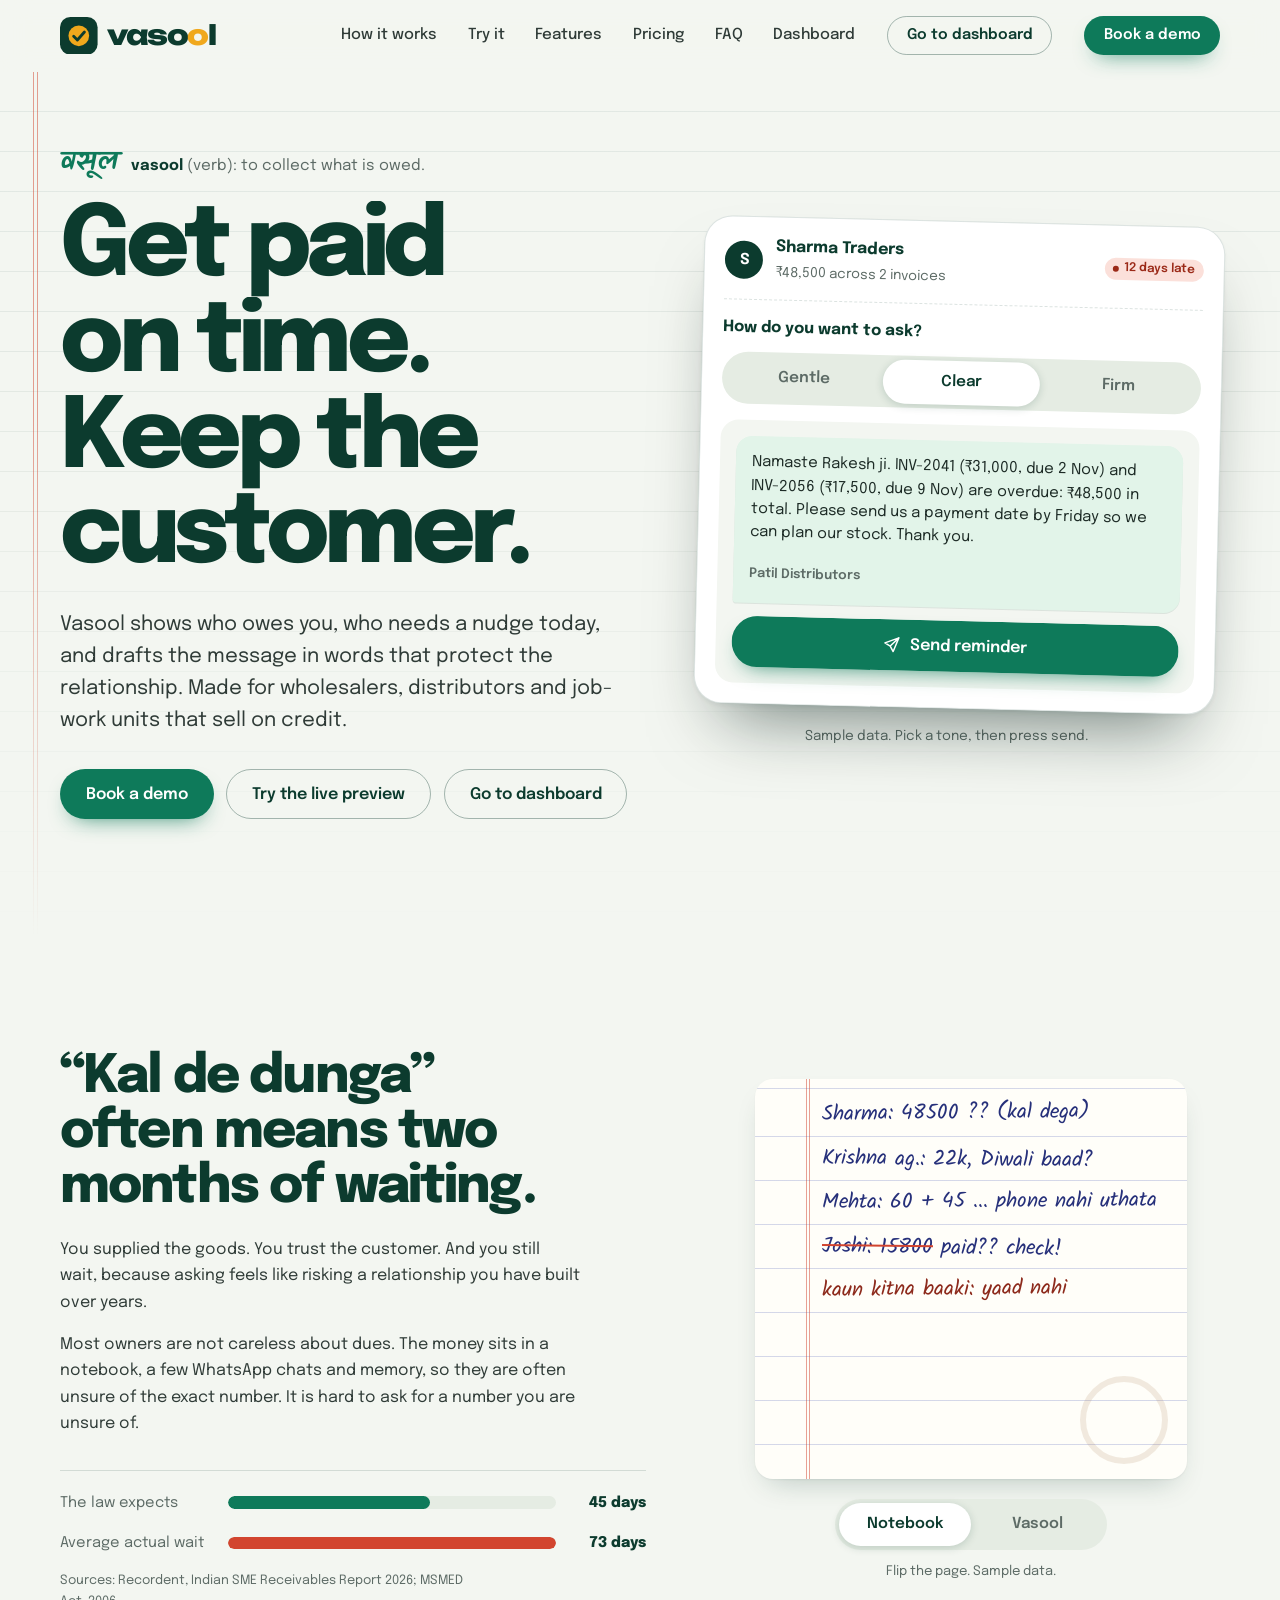
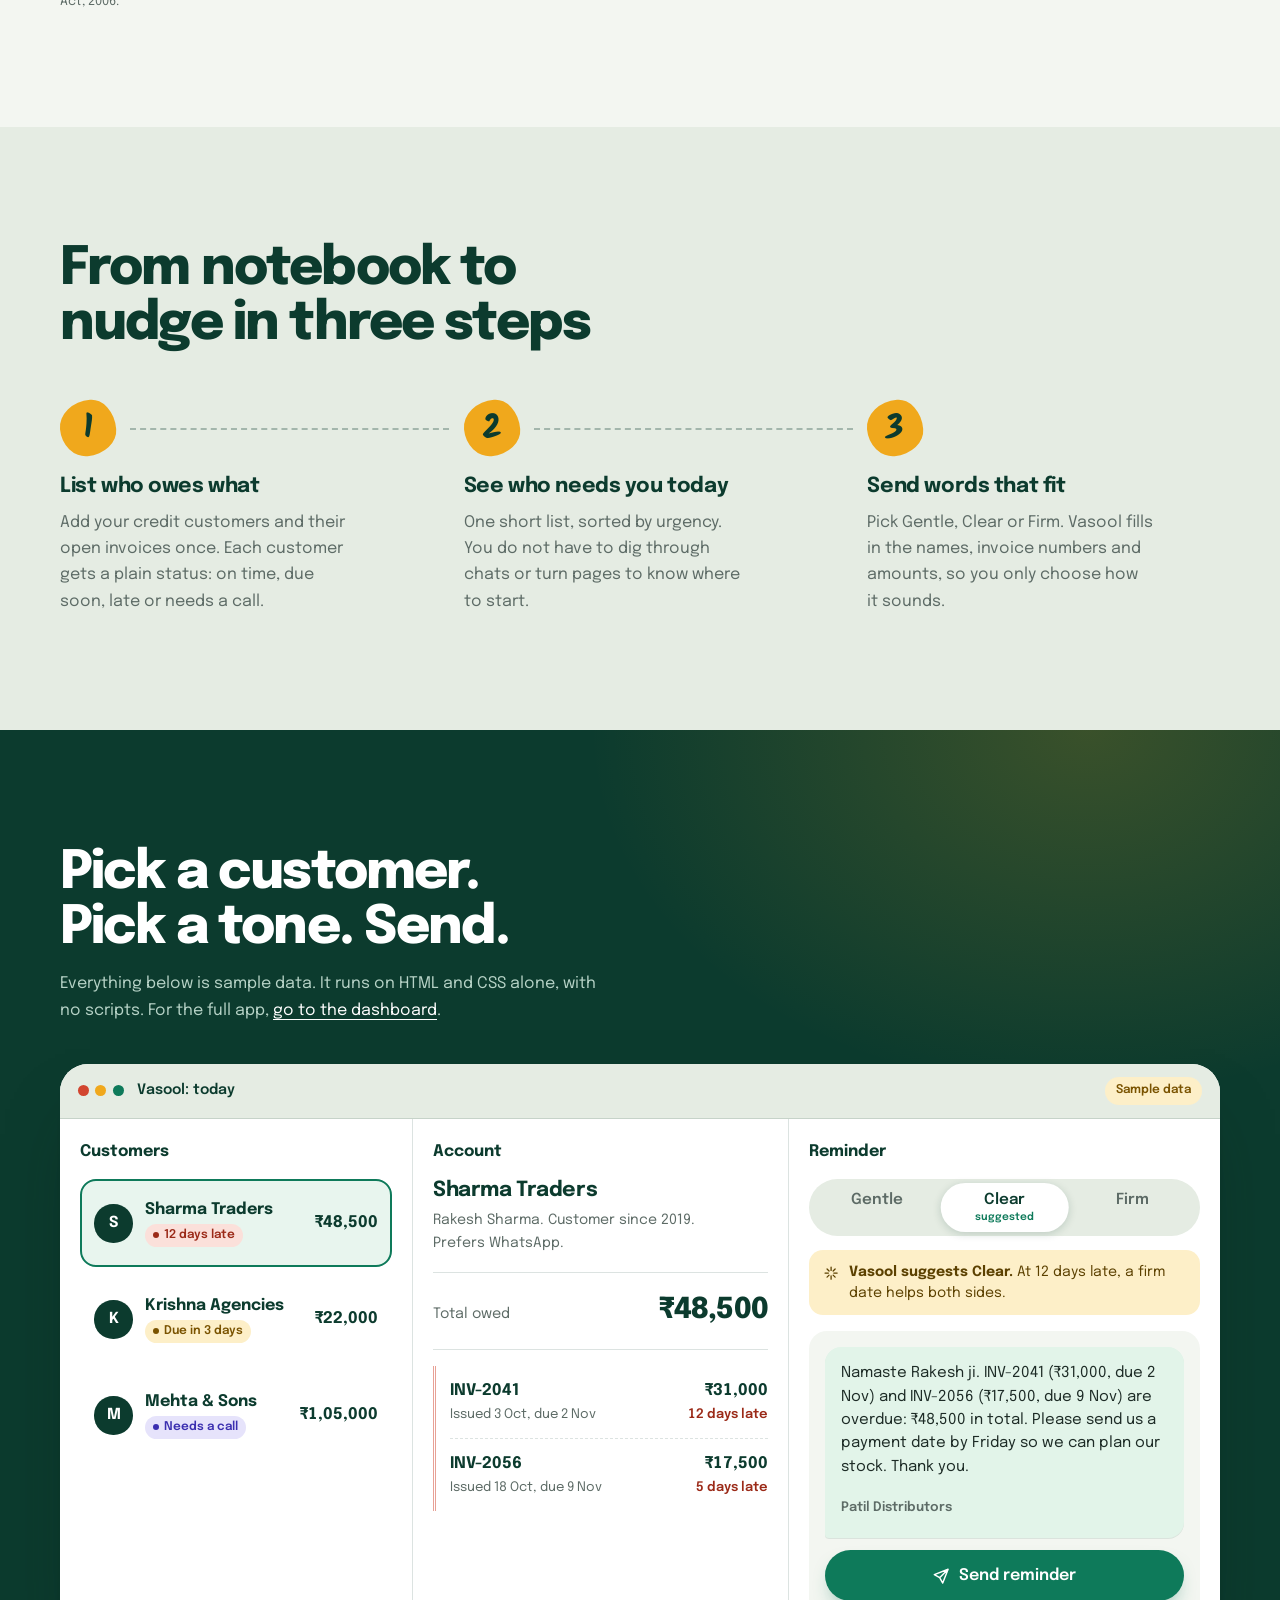
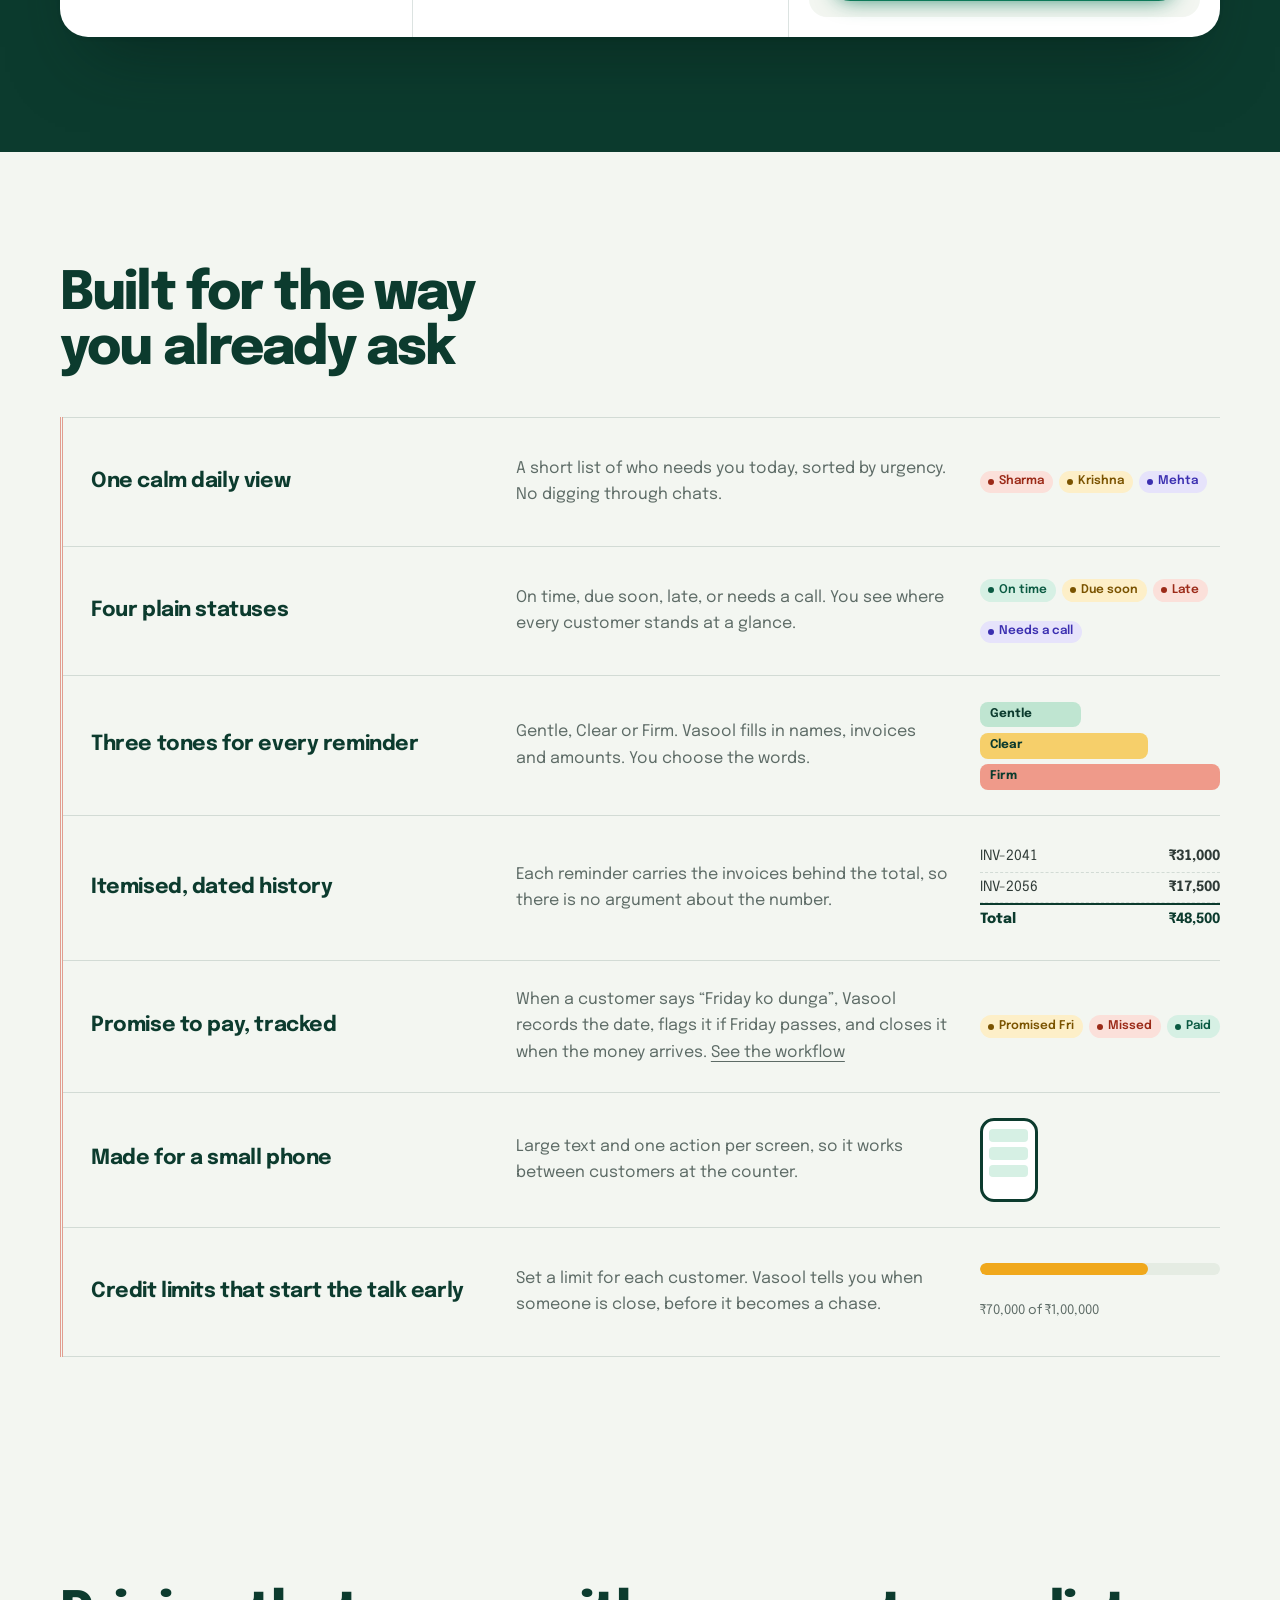
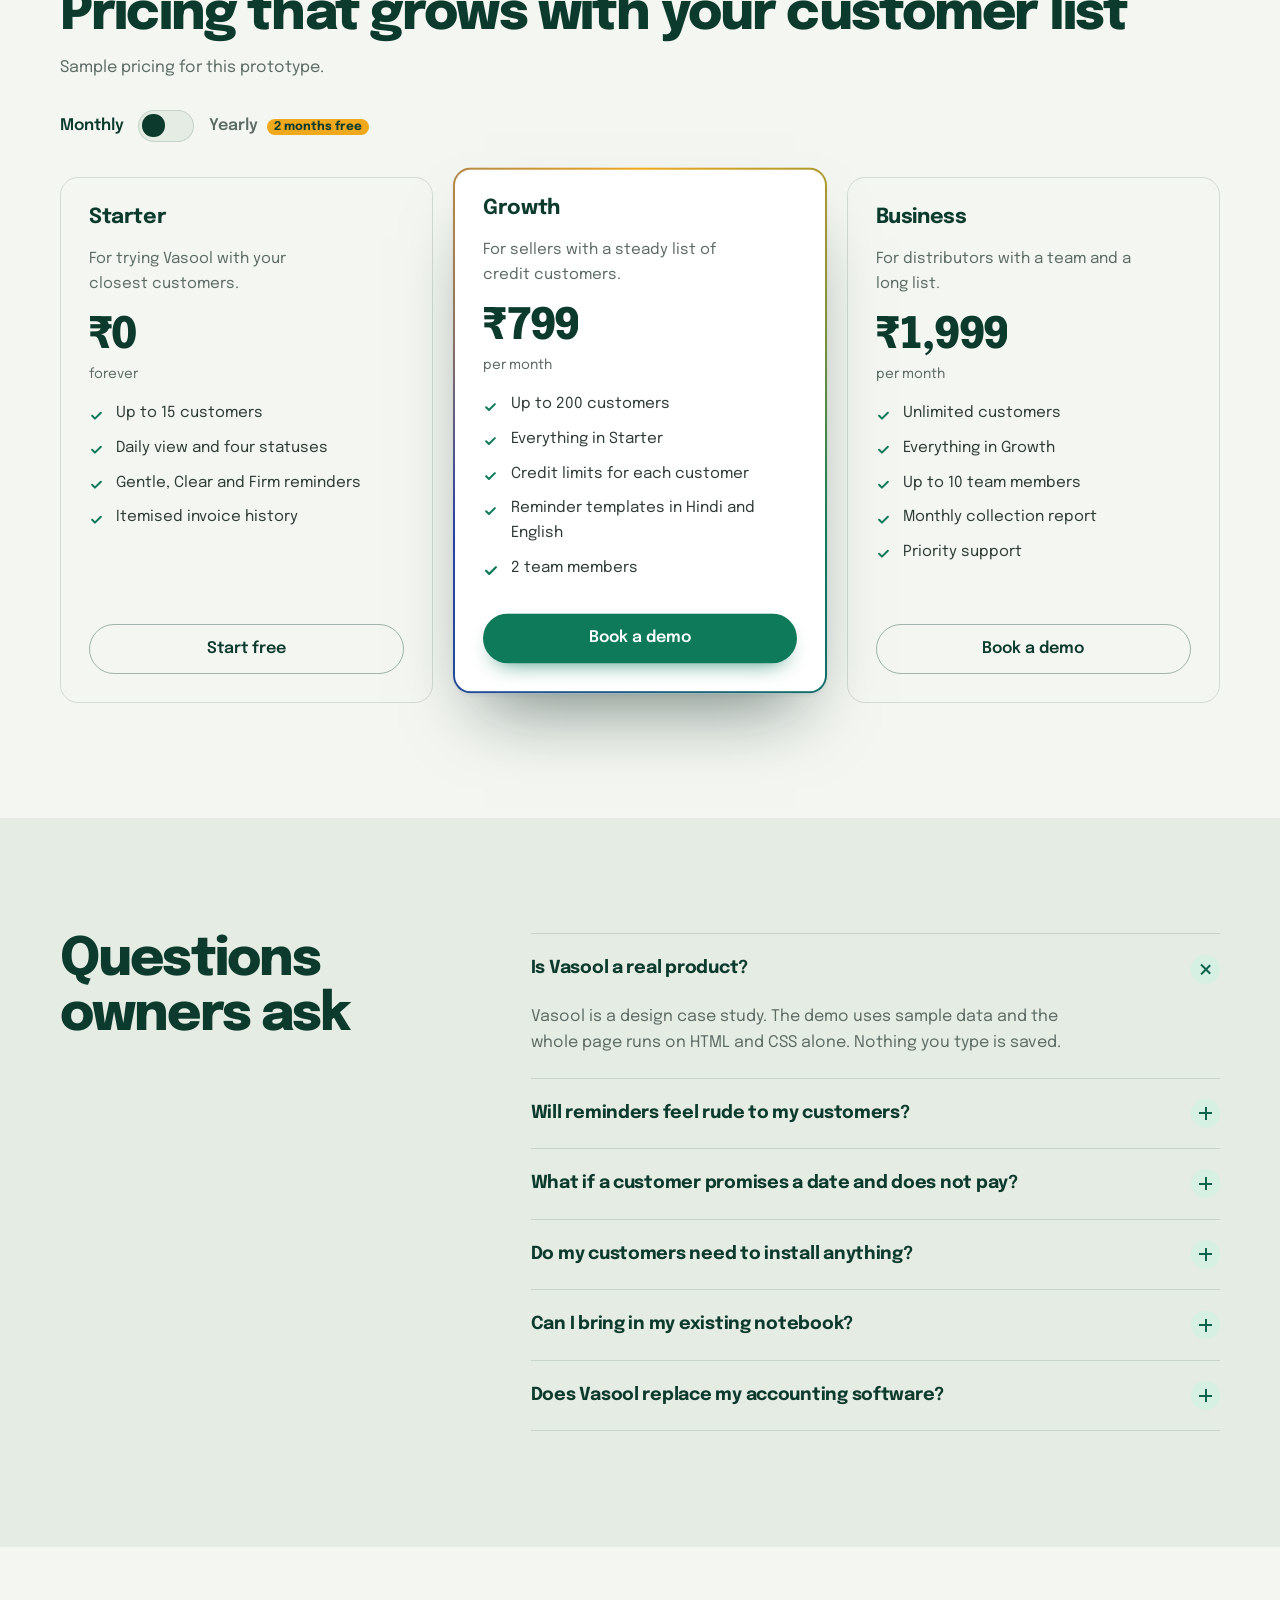
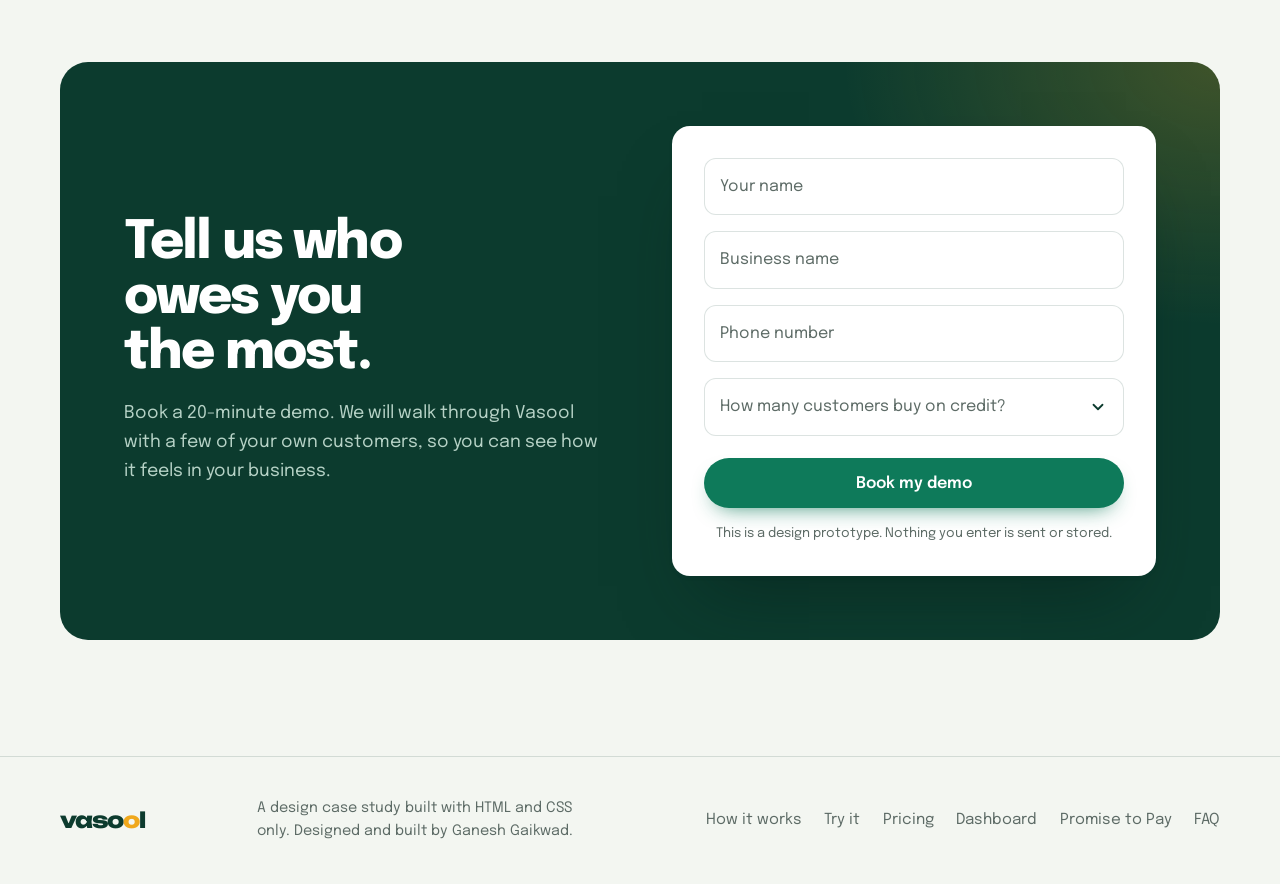
<file: index.html>
<!DOCTYPE html>
<html lang="en">
<head>
  <meta charset="utf-8">
  <meta name="viewport" content="width=device-width, initial-scale=1">
  <title>Vasool: get paid on time, keep the customer</title>
  <meta name="description" content="Vasool helps small wholesalers, distributors and job-work units collect what they are owed, with a calm daily view and reminders that protect the relationship.">
  <meta name="theme-color" content="#f3f6f1">
  <link rel="icon" href="data:image/svg+xml,%3Csvg xmlns='http://www.w3.org/2000/svg' viewBox='0 0 40 40'%3E%3Crect width='40' height='40' rx='11' fill='%230c3b2e'/%3E%3Ccircle cx='20' cy='20' r='11' fill='%23f0a81c'/%3E%3Cpath d='M14.5 20.5l4 4 7.5-8.5' fill='none' stroke='%230c3b2e' stroke-width='3' stroke-linecap='round' stroke-linejoin='round'/%3E%3C/svg%3E">

  <!-- FONTS: Unbounded = logo, Epilogue = interface, Kalam = handwriting -->
  <link rel="preconnect" href="https://fonts.googleapis.com">
  <link rel="preconnect" href="https://fonts.gstatic.com" crossorigin>
  <link href="https://fonts.googleapis.com/css2?family=Unbounded:wght@600;800&family=Epilogue:wght@400;500;600;700;800&family=Kalam:wght@400;700&display=swap" rel="stylesheet">

  <link rel="stylesheet" href="style.css">
</head>

<body id="top">

  <svg class="sprite" aria-hidden="true" focusable="false">
    <symbol id="i-send" viewBox="0 0 24 24"><path d="M21 3L10 14M21 3l-7 18-4-7-7-4 18-7z"/></symbol>
    <symbol id="i-check" viewBox="0 0 24 24"><path d="M5 12.5l4.5 4.5L19 7.5"/></symbol>
    <symbol id="i-spark" viewBox="0 0 24 24"><path d="M12 3v5M12 16v5M3 12h5M16 12h5M6 6l3 3M15 15l3 3M18 6l-3 3M9 15l-3 3"/></symbol>
  </svg>

  <div class="progress" aria-hidden="true"></div>
  <a class="skip" href="#main">Skip to content</a>

  <!-- ============================ HEADER ============================ -->
  <header class="site-header">
    <div class="wrap bar">
      <a class="logo" href="#top" aria-label="Vasool, back to top">
        <svg class="logo-mark" viewBox="0 0 40 40" aria-hidden="true">
          <rect class="lm-bg" width="40" height="40" rx="11"/>
          <circle class="lm-coin" cx="20" cy="20" r="11"/>
          <path class="lm-tick" d="M14.5 20.5l4 4 7.5-8.5" pathLength="1"/>
        </svg>
        <span class="logo-word" aria-hidden="true">vas<span class="o o1">o</span><span class="o o2">o</span>l</span>
      </a>

      <nav class="nav" aria-label="Primary">
        <a href="#how">How it works</a>
        <a href="#try">Try it</a>
        <a href="#features">Features</a>
        <a href="#pricing">Pricing</a>
        <a href="#faq">FAQ</a>
        <a href="dashboard.html">Dashboard</a>
      </nav>

      <a class="btn btn-ghost btn-sm bar-cta" href="dashboard.html">Go to dashboard</a>
      <a class="btn btn-primary btn-sm bar-cta" href="#book">Book a demo</a>
    </div>
  </header>

  <main id="main">

    <!-- ============================ HERO ============================ -->
    <section class="hero">
      <div class="wrap hero-grid">

        <div class="hero-copy">
          <p class="dict">
            <span class="dict-word" lang="hi">वसूल</span>
            <span class="dict-def"><b>vasool</b> (verb): to collect what is owed.</span>
          </p>

          <h1 class="h1">
            <span class="line"><span>Get paid</span></span>
            <span class="line"><span>on time.</span></span>
            <span class="line"><span>Keep the</span></span>
            <span class="line"><span>customer.</span></span>
          </h1>

          <p class="lead">
            Vasool shows who owes you, who needs a nudge today, and drafts the message in words that protect the relationship. Made for wholesalers, distributors and job-work units that sell on credit.
          </p>

          <div class="hero-cta">
            <a class="btn btn-primary" href="#book">Book a demo</a>
            <a class="btn btn-ghost" href="#try">Try the live preview</a>
            <a class="btn btn-ghost" href="dashboard.html">Go to dashboard</a>
          </div>
        </div>

        <!-- Signature interaction: the tone dial -->
        <div class="dial">
          <input type="radio" name="hero-tone" id="ht1" class="vh">
          <input type="radio" name="hero-tone" id="ht2" class="vh" checked>
          <input type="radio" name="hero-tone" id="ht3" class="vh">

          <div class="dial-card">
            <div class="dial-head">
              <span class="avatar">S</span>
              <div class="who">
                <strong>Sharma Traders</strong>
                <span class="sub">₹48,500 across 2 invoices</span>
              </div>
              <span class="chip late">12 days late</span>
            </div>

            <p class="dial-q" id="dial-q">How do you want to ask?</p>
            <div class="seg" role="group" aria-labelledby="dial-q">
              <label for="ht1">Gentle</label>
              <label for="ht2">Clear</label>
              <label for="ht3">Firm</label>
            </div>

            <div class="chat">
              <div class="msg hm1">
                <input type="checkbox" id="sh1" class="vh">
                <div class="bubble">
                  <p>Namaste Rakesh ji. Hope the week is going well. A small reminder that two of our invoices, INV-2041 and INV-2056, are still open: ₹48,500 in all. Could you let us know when it can be cleared? Thank you.</p>
                  <p class="sign">Patil Distributors</p>
                  <span class="stamp" aria-hidden="true">Sent</span>
                </div>
                <label class="btn btn-primary send" for="sh1"><svg class="i" aria-hidden="true"><use href="#i-send"/></svg><span class="when-off">Send reminder</span><span class="when-on">Sent. Tap to undo</span></label>
              </div>

              <div class="msg hm2">
                <input type="checkbox" id="sh2" class="vh">
                <div class="bubble">
                  <p>Namaste Rakesh ji. INV-2041 (₹31,000, due 2 Nov) and INV-2056 (₹17,500, due 9 Nov) are overdue: ₹48,500 in total. Please send us a payment date by Friday so we can plan our stock. Thank you.</p>
                  <p class="sign">Patil Distributors</p>
                  <span class="stamp" aria-hidden="true">Sent</span>
                </div>
                <label class="btn btn-primary send" for="sh2"><svg class="i" aria-hidden="true"><use href="#i-send"/></svg><span class="when-off">Send reminder</span><span class="when-on">Sent. Tap to undo</span></label>
              </div>

              <div class="msg hm3">
                <input type="checkbox" id="sh3" class="vh">
                <div class="bubble">
                  <p>Rakesh ji, ₹48,500 across INV-2041 and INV-2056 is overdue. Please pay by Monday, or we will have to hold new orders until it is cleared. Please confirm today.</p>
                  <p class="sign">Patil Distributors</p>
                  <span class="stamp" aria-hidden="true">Sent</span>
                </div>
                <label class="btn btn-primary send" for="sh3"><svg class="i" aria-hidden="true"><use href="#i-send"/></svg><span class="when-off">Send reminder</span><span class="when-on">Sent. Tap to undo</span></label>
              </div>
            </div>
          </div>
          <p class="dial-note">Sample data. Pick a tone, then press send.</p>
        </div>

      </div>
    </section>

    <!-- ============================ PROBLEM ============================ -->
    <section class="section problem" id="problem">
      <div class="wrap problem-grid">

        <div class="problem-copy">
          <h2>“Kal de dunga” often means two months of waiting.</h2>
          <p>You supplied the goods. You trust the customer. And you still wait, because asking feels like risking a relationship you have built over years.</p>
          <p>Most owners are not careless about dues. The money sits in a notebook, a few WhatsApp chats and memory, so they are often unsure of the exact number. It is hard to ask for a number you are unsure of.</p>

          <div class="gap" role="img" aria-label="The law expects payment within 45 days. Indian small businesses wait 73 days on average.">
            <div class="gap-row">
              <span class="gap-label">The law expects</span>
              <div class="track"><i style="--w:45"></i></div>
              <b class="gap-val">45 days</b>
            </div>
            <div class="gap-row">
              <span class="gap-label">Average actual wait</span>
              <div class="track track-late"><i style="--w:73"></i></div>
              <b class="gap-val">73 days</b>
            </div>
          </div>
          <p class="source">Sources: Recordent, Indian SME Receivables Report 2026; MSMED Act, 2006.</p>
        </div>

        <!-- Flip card: notebook <-> Vasool -->
        <div class="khata">
          <input type="checkbox" id="flip" class="vh">
          <div class="khata-card">
            <div class="face face-front notebook">
              <p class="scrawl">Sharma: 48500 ?? (kal dega)</p>
              <p class="scrawl">Krishna ag.: 22k, Diwali baad?</p>
              <p class="scrawl">Mehta: 60 + 45 ... phone nahi uthata</p>
              <p class="scrawl"><s>Joshi: 15800</s> paid?? check!</p>
              <p class="scrawl">kaun kitna baaki: yaad nahi</p>
            </div>
            <div class="face face-back clean">
              <div class="clean-head"><strong>Today</strong><span>3 need a nudge</span></div>
              <ul class="clean-list">
                <li><span class="avatar">S</span><div class="who"><strong>Sharma Traders</strong><span class="chip late">12 days late</span></div><b>₹48,500</b></li>
                <li><span class="avatar">K</span><div class="who"><strong>Krishna Agencies</strong><span class="chip soon">Due in 3 days</span></div><b>₹22,000</b></li>
                <li><span class="avatar">M</span><div class="who"><strong>Mehta &amp; Sons</strong><span class="chip call">Needs a call</span></div><b>₹1,05,000</b></li>
                <li class="quiet"><span class="avatar">J</span><div class="who"><strong>Joshi Hardware</strong><span class="chip ok">On time</span></div><b>₹15,800</b></li>
              </ul>
            </div>
          </div>
          <label class="flipper" for="flip">
            <span>Notebook</span><span>Vasool</span>
          </label>
          <p class="khata-note">Flip the page. Sample data.</p>
        </div>

      </div>
    </section>

    <!-- ============================ HOW IT WORKS ============================ -->
    <section class="section how" id="how">
      <div class="wrap">
        <h2 class="sec-title">From notebook to nudge in three steps</h2>
        <ol class="steps">
          <li class="step">
            <span class="step-n" aria-hidden="true">1</span>
            <h3>List who owes what</h3>
            <p>Add your credit customers and their open invoices once. Each customer gets a plain status: on time, due soon, late or needs a call.</p>
          </li>
          <li class="step">
            <span class="step-n" aria-hidden="true">2</span>
            <h3>See who needs you today</h3>
            <p>One short list, sorted by urgency. You do not have to dig through chats or turn pages to know where to start.</p>
          </li>
          <li class="step">
            <span class="step-n" aria-hidden="true">3</span>
            <h3>Send words that fit</h3>
            <p>Pick Gentle, Clear or Firm. Vasool fills in the names, invoice numbers and amounts, so you only choose how it sounds.</p>
          </li>
        </ol>
      </div>
    </section>

    <!-- ============================ TRY IT ============================ -->
    <section class="section demo-sec" id="try">
      <div class="wrap">
        <div class="demo-head">
          <h2>Pick a customer. Pick a tone. Send.</h2>
          <p>Everything below is sample data. It runs on HTML and CSS alone, with no scripts. For the full app, <a href="dashboard.html" style="color:#fff;text-underline-offset:4px">go to the dashboard</a>.</p>
        </div>

        <div class="demo">
          <input type="radio" name="cust" id="c1" class="vh" checked>
          <input type="radio" name="cust" id="c2" class="vh">
          <input type="radio" name="cust" id="c3" class="vh">
          <input type="radio" name="tone" id="t1" class="vh">
          <input type="radio" name="tone" id="t2" class="vh" checked>
          <input type="radio" name="tone" id="t3" class="vh">

          <div class="window">
            <div class="window-bar">
              <span class="dots" aria-hidden="true"><i></i><i></i><i></i></span>
              <span class="window-title">Vasool: today</span>
              <span class="pill">Sample data</span>
            </div>

            <div class="window-body">

              <div class="col col-list">
                <p class="col-title">Customers</p>
                <div class="list">
                  <label class="cust" for="c1">
                    <span class="avatar">S</span>
                    <span class="who"><strong>Sharma Traders</strong><span class="chip late">12 days late</span></span>
                    <b>₹48,500</b>
                  </label>
                  <label class="cust" for="c2">
                    <span class="avatar">K</span>
                    <span class="who"><strong>Krishna Agencies</strong><span class="chip soon">Due in 3 days</span></span>
                    <b>₹22,000</b>
                  </label>
                  <label class="cust" for="c3">
                    <span class="avatar">M</span>
                    <span class="who"><strong>Mehta &amp; Sons</strong><span class="chip call">Needs a call</span></span>
                    <b>₹1,05,000</b>
                  </label>
                </div>
              </div>

              <div class="col col-detail">
                <p class="col-title">Account</p>

                <div class="detail detail-c1">
                  <h3>Sharma Traders</h3>
                  <p class="relation">Rakesh Sharma. Customer since 2019. Prefers WhatsApp.</p>
                  <div class="owed"><span>Total owed</span><strong>₹48,500</strong></div>
                  <ul class="ledger">
                    <li><div><b>INV-2041</b><span>Issued 3 Oct, due 2 Nov</span></div><div class="amt">₹31,000<span class="late-txt">12 days late</span></div></li>
                    <li><div><b>INV-2056</b><span>Issued 18 Oct, due 9 Nov</span></div><div class="amt">₹17,500<span class="late-txt">5 days late</span></div></li>
                  </ul>
                </div>

                <div class="detail detail-c2">
                  <h3>Krishna Agencies</h3>
                  <p class="relation">Suresh Krishna. Customer since 2021. Prefers calls.</p>
                  <div class="owed"><span>Total owed</span><strong>₹22,000</strong></div>
                  <ul class="ledger">
                    <li><div><b>INV-2063</b><span>Issued 28 Oct, due 17 Nov</span></div><div class="amt">₹22,000<span class="soon-txt">Due in 3 days</span></div></li>
                  </ul>
                </div>

                <div class="detail detail-c3">
                  <h3>Mehta &amp; Sons</h3>
                  <p class="relation">Anil Mehta. Customer since 2017. Prefers calls.</p>
                  <div class="owed"><span>Total owed</span><strong>₹1,05,000</strong></div>
                  <ul class="ledger">
                    <li><div><b>INV-1987</b><span>Issued 12 Sep, due 28 Sep</span></div><div class="amt">₹60,000<span class="late-txt">47 days late</span></div></li>
                    <li><div><b>INV-2012</b><span>Issued 30 Sep, due 15 Oct</span></div><div class="amt">₹45,000<span class="late-txt">30 days late</span></div></li>
                  </ul>
                </div>
              </div>

              <div class="col col-compose">
                <p class="col-title" id="tone-title">Reminder</p>
                <div class="seg seg-demo" role="group" aria-labelledby="tone-title">
                  <label for="t1">Gentle<small class="sug sug-t1">suggested</small></label>
                  <label for="t2">Clear<small class="sug sug-t2">suggested</small></label>
                  <label for="t3">Firm<small class="sug sug-t3">suggested</small></label>
                </div>

                <div class="vsays">
                  <svg class="i" aria-hidden="true"><use href="#i-spark"/></svg>
                  <p class="vs vs-c1"><b>Vasool suggests Clear.</b> At 12 days late, a firm date helps both sides.</p>
                  <p class="vs vs-c2"><b>Vasool suggests Gentle.</b> It is not due yet, so a friendly heads-up is enough.</p>
                  <p class="vs vs-c3"><b>Vasool suggests a call first.</b> At 47 days, a message alone can feel cold. Then send Clear.</p>
                </div>

                <div class="chat">
                  <div class="msg m-c1-t1">
                    <input type="checkbox" id="s-c1-t1" class="vh">
                    <div class="bubble"><p>Namaste Rakesh ji. Hope the week is going well. A small reminder that INV-2041 and INV-2056 are still open: ₹48,500 in all. Could you let us know when it can be cleared? Thank you.</p><p class="sign">Patil Distributors</p><span class="stamp" aria-hidden="true">Sent</span></div>
                    <label class="btn btn-primary send" for="s-c1-t1"><svg class="i" aria-hidden="true"><use href="#i-send"/></svg><span class="when-off">Send reminder</span><span class="when-on">Sent. Tap to undo</span></label>
                  </div>
                  <div class="msg m-c1-t2">
                    <input type="checkbox" id="s-c1-t2" class="vh">
                    <div class="bubble"><p>Namaste Rakesh ji. INV-2041 (₹31,000, due 2 Nov) and INV-2056 (₹17,500, due 9 Nov) are overdue: ₹48,500 in total. Please send us a payment date by Friday so we can plan our stock. Thank you.</p><p class="sign">Patil Distributors</p><span class="stamp" aria-hidden="true">Sent</span></div>
                    <label class="btn btn-primary send" for="s-c1-t2"><svg class="i" aria-hidden="true"><use href="#i-send"/></svg><span class="when-off">Send reminder</span><span class="when-on">Sent. Tap to undo</span></label>
                  </div>
                  <div class="msg m-c1-t3">
                    <input type="checkbox" id="s-c1-t3" class="vh">
                    <div class="bubble"><p>Rakesh ji, ₹48,500 across INV-2041 and INV-2056 is overdue. Please pay by Monday, or we will have to hold new orders until it is cleared. Please confirm today.</p><p class="sign">Patil Distributors</p><span class="stamp" aria-hidden="true">Sent</span></div>
                    <label class="btn btn-primary send" for="s-c1-t3"><svg class="i" aria-hidden="true"><use href="#i-send"/></svg><span class="when-off">Send reminder</span><span class="when-on">Sent. Tap to undo</span></label>
                  </div>

                  <div class="msg m-c2-t1">
                    <input type="checkbox" id="s-c2-t1" class="vh">
                    <div class="bubble"><p>Namaste Suresh ji. A quick heads-up that INV-2063 (₹22,000) falls due on 17 Nov. Our UPI details are below if that is easier. Thank you for your continued support.</p><p class="sign">Patil Distributors</p><span class="stamp" aria-hidden="true">Sent</span></div>
                    <label class="btn btn-primary send" for="s-c2-t1"><svg class="i" aria-hidden="true"><use href="#i-send"/></svg><span class="when-off">Send reminder</span><span class="when-on">Sent. Tap to undo</span></label>
                  </div>
                  <div class="msg m-c2-t2">
                    <input type="checkbox" id="s-c2-t2" class="vh">
                    <div class="bubble"><p>Namaste Suresh ji. INV-2063 for ₹22,000 is due on 17 Nov. Please confirm the payment date so we can update our books.</p><p class="sign">Patil Distributors</p><span class="stamp" aria-hidden="true">Sent</span></div>
                    <label class="btn btn-primary send" for="s-c2-t2"><svg class="i" aria-hidden="true"><use href="#i-send"/></svg><span class="when-off">Send reminder</span><span class="when-on">Sent. Tap to undo</span></label>
                  </div>
                  <div class="msg m-c2-t3">
                    <input type="checkbox" id="s-c2-t3" class="vh">
                    <div class="bubble"><p>Suresh ji, INV-2063 (₹22,000) falls due on 17 Nov. Please clear it on or before that date. We would rather not hold your next order.</p><p class="sign">Patil Distributors</p><span class="stamp" aria-hidden="true">Sent</span></div>
                    <label class="btn btn-primary send" for="s-c2-t3"><svg class="i" aria-hidden="true"><use href="#i-send"/></svg><span class="when-off">Send reminder</span><span class="when-on">Sent. Tap to undo</span></label>
                  </div>

                  <div class="msg m-c3-t1">
                    <input type="checkbox" id="s-c3-t1" class="vh">
                    <div class="bubble"><p>Namaste Anil ji. Hope you and the family are well. We wanted to check in about two open invoices, ₹1,05,000 in all. Could we find a time to talk this week? Thank you.</p><p class="sign">Patil Distributors</p><span class="stamp" aria-hidden="true">Sent</span></div>
                    <label class="btn btn-primary send" for="s-c3-t1"><svg class="i" aria-hidden="true"><use href="#i-send"/></svg><span class="when-off">Send reminder</span><span class="when-on">Sent. Tap to undo</span></label>
                  </div>
                  <div class="msg m-c3-t2">
                    <input type="checkbox" id="s-c3-t2" class="vh">
                    <div class="bubble"><p>Namaste Anil ji. INV-1987 (₹60,000) and INV-2012 (₹45,000) are overdue: ₹1,05,000 in total. Please call us today so we can agree a payment plan.</p><p class="sign">Patil Distributors</p><span class="stamp" aria-hidden="true">Sent</span></div>
                    <label class="btn btn-primary send" for="s-c3-t2"><svg class="i" aria-hidden="true"><use href="#i-send"/></svg><span class="when-off">Send reminder</span><span class="when-on">Sent. Tap to undo</span></label>
                  </div>
                  <div class="msg m-c3-t3">
                    <input type="checkbox" id="s-c3-t3" class="vh">
                    <div class="bubble"><p>Anil ji, ₹1,05,000 has been overdue for more than a month. Unless we agree a payment date by Monday, we will have to pause supplies. Please call me today.</p><p class="sign">Patil Distributors</p><span class="stamp" aria-hidden="true">Sent</span></div>
                    <label class="btn btn-primary send" for="s-c3-t3"><svg class="i" aria-hidden="true"><use href="#i-send"/></svg><span class="when-off">Send reminder</span><span class="when-on">Sent. Tap to undo</span></label>
                  </div>
                </div>
              </div>

            </div>
          </div>
        </div>
      </div>
    </section>

    <!-- ============================ FEATURES ============================ -->
    <section class="section features" id="features">
      <div class="wrap">
        <h2 class="sec-title">Built for the way you already ask</h2>

        <ul class="rows">
          <li class="row">
            <h3>One calm daily view</h3>
            <p>A short list of who needs you today, sorted by urgency. No digging through chats.</p>
            <div class="viz viz-daily" aria-hidden="true">
              <span class="chip late">Sharma</span><span class="chip soon">Krishna</span><span class="chip call">Mehta</span>
            </div>
          </li>
          <li class="row">
            <h3>Four plain statuses</h3>
            <p>On time, due soon, late, or needs a call. You see where every customer stands at a glance.</p>
            <div class="viz viz-status" aria-hidden="true">
              <span class="chip ok">On time</span><span class="chip soon">Due soon</span><span class="chip late">Late</span><span class="chip call">Needs a call</span>
            </div>
          </li>
          <li class="row">
            <h3>Three tones for every reminder</h3>
            <p>Gentle, Clear or Firm. Vasool fills in names, invoices and amounts. You choose the words.</p>
            <div class="viz viz-tone" aria-hidden="true">
              <i style="--w:42%"><b>Gentle</b></i><i style="--w:70%"><b>Clear</b></i><i style="--w:100%"><b>Firm</b></i>
            </div>
          </li>
          <li class="row">
            <h3>Itemised, dated history</h3>
            <p>Each reminder carries the invoices behind the total, so there is no argument about the number.</p>
            <div class="viz viz-ledger" aria-hidden="true">
              <p><span>INV-2041</span><b>₹31,000</b></p>
              <p><span>INV-2056</span><b>₹17,500</b></p>
              <p class="tot"><span>Total</span><b>₹48,500</b></p>
            </div>
          </li>
          <li class="row">
            <h3>Promise to pay, tracked</h3>
            <p>When a customer says “Friday ko dunga”, Vasool records the date, flags it if Friday passes, and closes it when the money arrives. <a href="promise.html" style="text-underline-offset:4px">See the workflow</a></p>
            <div class="viz viz-promise" aria-hidden="true">
              <span class="chip soon">Promised Fri</span><span class="chip late">Missed</span><span class="chip ok">Paid</span>
            </div>
          </li>
          <li class="row">
            <h3>Made for a small phone</h3>
            <p>Large text and one action per screen, so it works between customers at the counter.</p>
            <div class="viz viz-phone" aria-hidden="true">
              <div class="phone"><i></i><i></i><i></i></div>
            </div>
          </li>
          <li class="row">
            <h3>Credit limits that start the talk early</h3>
            <p>Set a limit for each customer. Vasool tells you when someone is close, before it becomes a chase.</p>
            <div class="viz viz-limit" aria-hidden="true">
              <div class="meter"><i></i></div>
              <small class="s1">₹70,000 of ₹1,00,000</small>
              <small class="s2">Limit reached. Time to talk.</small>
            </div>
          </li>
        </ul>
      </div>
    </section>

    <!-- ============================ PRICING ============================ -->
    <section class="section pricing" id="pricing">
      <div class="wrap">
        <div class="pricing-head">
          <h2>Pricing that grows with your customer list</h2>
          <p>Sample pricing for this prototype.</p>
        </div>

        <div class="pricing-wrap">
          <input type="checkbox" id="yearly" class="vh">
          <div class="billing">
            <span class="b-m">Monthly</span>
            <label class="switch" for="yearly"><span class="sr-only">Bill yearly</span><i></i></label>
            <span class="b-y">Yearly <em>2 months free</em></span>
          </div>

          <div class="plans">
            <article class="plan">
              <h3>Starter</h3>
              <p class="plan-for">For trying Vasool with your closest customers.</p>
              <p class="price"><span class="roll"><span class="roll-in"><b>₹0</b><b>₹0</b></span></span><small>forever</small></p>
              <ul class="plan-list">
                <li>Up to 15 customers</li>
                <li>Daily view and four statuses</li>
                <li>Gentle, Clear and Firm reminders</li>
                <li>Itemised invoice history</li>
              </ul>
              <a class="btn btn-ghost" href="dashboard.html">Start free</a>
            </article>

            <article class="plan plan-featured">
              <h3>Growth</h3>
              <p class="plan-for">For sellers with a steady list of credit customers.</p>
              <p class="price"><span class="roll"><span class="roll-in"><b>₹799</b><b>₹666</b></span></span><small><span class="per-m">per month</span><span class="per-y">per month, billed ₹7,990 yearly</span></small></p>
              <ul class="plan-list">
                <li>Up to 200 customers</li>
                <li>Everything in Starter</li>
                <li>Credit limits for each customer</li>
                <li>Reminder templates in Hindi and English</li>
                <li>2 team members</li>
              </ul>
              <a class="btn btn-primary" href="#book">Book a demo</a>
            </article>

            <article class="plan">
              <h3>Business</h3>
              <p class="plan-for">For distributors with a team and a long list.</p>
              <p class="price"><span class="roll"><span class="roll-in"><b>₹1,999</b><b>₹1,666</b></span></span><small><span class="per-m">per month</span><span class="per-y">per month, billed ₹19,990 yearly</span></small></p>
              <ul class="plan-list">
                <li>Unlimited customers</li>
                <li>Everything in Growth</li>
                <li>Up to 10 team members</li>
                <li>Monthly collection report</li>
                <li>Priority support</li>
              </ul>
              <a class="btn btn-ghost" href="#book">Book a demo</a>
            </article>
          </div>
        </div>
      </div>
    </section>

    <!-- ============================ FAQ ============================ -->
    <section class="section faq" id="faq">
      <div class="wrap faq-grid">
        <h2>Questions owners ask</h2>
        <div class="faq-list">
          <details name="faq" open>
            <summary>Is Vasool a real product?</summary>
            <p>Vasool is a design case study. The demo uses sample data and the whole page runs on HTML and CSS alone. Nothing you type is saved.</p>
          </details>
          <details name="faq">
            <summary>Will reminders feel rude to my customers?</summary>
            <p>Every reminder can start Gentle. Clear and Firm are one tap away, and Vasool suggests the tone that fits how late the payment is.</p>
          </details>
          <details name="faq">
            <summary>What if a customer promises a date and does not pay?</summary>
            <p>Vasool records the promise, flags it when the date passes, and suggests a kind next step based on that customer’s history. When the money arrives, the promise closes by itself. <a href="promise.html" style="text-underline-offset:4px">See the full Promise to Pay workflow</a>.</p>
          </details>
          <details name="faq">
            <summary>Do my customers need to install anything?</summary>
            <p>No. A reminder is a plain message your customer can read on any phone.</p>
          </details>
          <details name="faq">
            <summary>Can I bring in my existing notebook?</summary>
            <p>You add your customers and open invoices once. After that, Vasool keeps the running total for each customer.</p>
          </details>
          <details name="faq">
            <summary>Does Vasool replace my accounting software?</summary>
            <p>No. It does one job: collecting what you are owed. It sits beside your billing or accounts tool.</p>
          </details>
        </div>
      </div>
    </section>

    <!-- ============================ BOOK A DEMO ============================ -->
    <section class="book" id="book">
      <div class="wrap">
        <div class="book-panel">
          <div class="book-copy">
            <h2>Tell us who owes you the most.</h2>
            <p>Book a 20-minute demo. We will walk through Vasool with a few of your own customers, so you can see how it feels in your business.</p>
          </div>

          <div class="book-card">
            <form class="form" action="#thanks" method="get">
              <div class="field">
                <input id="f-name" name="name" type="text" placeholder=" " autocomplete="name" required>
                <label for="f-name">Your name</label>
              </div>
              <div class="field">
                <input id="f-biz" name="business" type="text" placeholder=" " autocomplete="organization" required>
                <label for="f-biz">Business name</label>
              </div>
              <div class="field">
                <input id="f-tel" name="phone" type="tel" placeholder=" " autocomplete="tel" inputmode="tel" required>
                <label for="f-tel">Phone number</label>
              </div>
              <div class="field">
                <select id="f-size" name="customers" required>
                  <option value="" disabled selected hidden></option>
                  <option>Up to 20</option>
                  <option>21 to 100</option>
                  <option>101 to 300</option>
                  <option>More than 300</option>
                </select>
                <label for="f-size">How many customers buy on credit?</label>
              </div>
              <button class="btn btn-primary" type="submit">Book my demo</button>
              <p class="fine">This is a design prototype. Nothing you enter is sent or stored.</p>
            </form>

            <div class="thanks" id="thanks">
              <svg class="thanks-mark" viewBox="0 0 40 40" aria-hidden="true">
                <circle cx="20" cy="20" r="18" />
                <path d="M12 20.5l5.5 5.5L28.5 14" pathLength="1"/>
              </svg>
              <h3>Demo requested</h3>
              <p>Thank you. Because this is a prototype, nothing was actually sent.</p>
              <a class="btn btn-ghost" href="#top">Back to the top</a>
            </div>
          </div>
        </div>
      </div>
    </section>

  </main>

  <!-- ============================ FOOTER ============================ -->
  <footer class="site-footer">
    <div class="wrap foot">
      <a class="logo logo-sm" href="#top" aria-label="Vasool, back to top">
        <span class="logo-word" aria-hidden="true">vas<span class="o o1">o</span><span class="o o2">o</span>l</span>
      </a>
      <p>A design case study built with HTML and CSS only. Designed and built by Ganesh Gaikwad.</p>
      <nav class="foot-nav" aria-label="Footer">
        <a href="#how">How it works</a>
        <a href="#try">Try it</a>
        <a href="#pricing">Pricing</a>
        <a href="dashboard.html">Dashboard</a>
        <a href="promise.html">Promise to Pay</a>
        <a href="#faq">FAQ</a>
      </nav>
    </div>
  </footer>

</body>
</html>
</file>
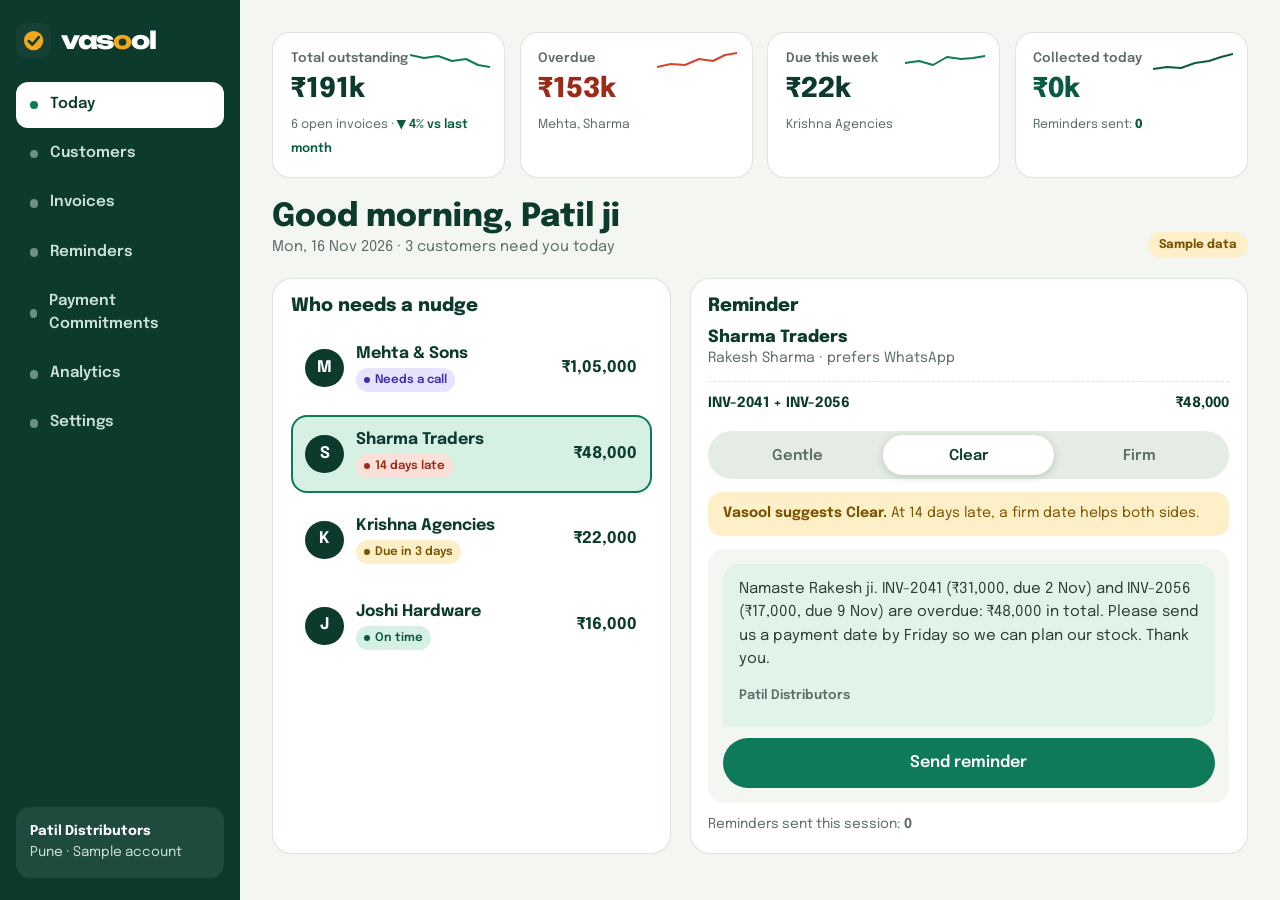
<file: dashboard.html>
<!DOCTYPE html>
<html lang="en">
<head>
<meta charset="utf-8">
<meta name="viewport" content="width=device-width, initial-scale=1, viewport-fit=cover">
<title>Vasool: dashboard</title>
<link rel="preconnect" href="https://fonts.googleapis.com">
<link href="https://fonts.googleapis.com/css2?family=Unbounded:wght@800&family=Epilogue:wght@400;500;600;700;800&display=swap" rel="stylesheet">
<link rel="stylesheet" href="dashboard.css">
</head>
<body>
<div class="app">

<!-- STATE: view, customer, tone, filter -->
<input type="radio" name="v" id="v1" class="vh" checked><input type="radio" name="v" id="v2" class="vh"><input type="radio" name="v" id="v3" class="vh"><input type="radio" name="v" id="v4" class="vh">
<input type="radio" name="c" id="c1" class="vh" checked><input type="radio" name="c" id="c2" class="vh"><input type="radio" name="c" id="c3" class="vh"><input type="radio" name="c" id="c4" class="vh">
<input type="radio" name="t" id="t1" class="vh"><input type="radio" name="t" id="t2" class="vh" checked><input type="radio" name="t" id="t3" class="vh">
<input type="radio" name="f" id="f1" class="vh" checked><input type="radio" name="f" id="f2" class="vh"><input type="radio" name="f" id="f3" class="vh">
<input type="radio" name="v" id="v7" class="vh"><input type="radio" name="v" id="v5" class="vh"><input type="radio" name="v" id="v6" class="vh">
<input type="radio" name="r" id="r1" class="vh" checked><input type="radio" name="r" id="r2" class="vh"><input type="radio" name="r" id="r3" class="vh">

<aside class="side">
  <a class="logo" href="index.html" aria-label="Vasool, back to website"><svg viewBox="0 0 40 40" aria-hidden="true"><rect width="40" height="40" rx="11" fill="#173f33"/><circle cx="20" cy="20" r="11" fill="#f0a81c"/><path d="M14.5 20.5l4 4 7.5-8.5" fill="none" stroke="#0c3b2e" stroke-width="3" stroke-linecap="round" stroke-linejoin="round"/></svg><span>vas<b>o</b>ol</span></a>
  <nav class="nav" aria-label="Dashboard">
    <label for="v1"><i></i>Today</label><label for="v2"><i></i>Customers</label><label for="v3"><i></i>Invoices</label><label for="v4"><i></i>Reminders</label><label for="v7"><i></i>Payment Commitments</label><label for="v5"><i></i>Analytics</label><label for="v6"><i></i>Settings</label>
  </nav>
  <div class="biz"><strong>Patil Distributors</strong>Pune · Sample account</div>
</aside>

<main class="main" id="main">

<!-- ===== TODAY ===== -->
<section class="view view-1">
  <div class="top"><div><h1>Good morning, Patil ji</h1><p>Mon, 16 Nov 2026 · 3 customers need you today</p></div><span class="pill">Sample data</span></div>
  <div class="work">
    <div class="card"><h2>Who needs a nudge</h2>
      <div class="list">
        <label class="cust" for="c3"><span class="avatar">M</span><span class="who"><strong>Mehta &amp; Sons</strong><span class="chip call">Needs a call</span></span><b class="amt">₹1,05,000</b></label>
        <label class="cust" for="c1"><span class="avatar">S</span><span class="who"><strong>Sharma Traders</strong><span class="chip late">14 days late</span></span><b class="amt">₹48,000</b></label>
        <label class="cust" for="c2"><span class="avatar">K</span><span class="who"><strong>Krishna Agencies</strong><span class="chip soon">Due in 3 days</span></span><b class="amt">₹22,000</b></label>
        <label class="cust" for="c4"><span class="avatar">J</span><span class="who"><strong>Joshi Hardware</strong><span class="chip ok">On time</span></span><b class="amt">₹16,000</b></label>
      </div>
    </div>
    <div class="card"><h2>Reminder</h2>
      <div class="a a1"><h3>Sharma Traders</h3><p>Rakesh Sharma · prefers WhatsApp</p><p class="tot"><span>INV-2041 + INV-2056</span><span>₹48,000</span></p></div>
      <div class="a a2"><h3>Krishna Agencies</h3><p>Suresh Krishna · prefers calls</p><p class="tot"><span>INV-2063</span><span>₹22,000</span></p></div>
      <div class="a a3"><h3>Mehta &amp; Sons</h3><p>Anil Mehta · prefers calls</p><p class="tot"><span>INV-1987 + INV-2012</span><span>₹1,05,000</span></p></div>
      <div class="a a4"><h3>Joshi Hardware</h3><p>Ravi Joshi · prefers WhatsApp</p><p class="tot"><span>INV-2070</span><span>₹16,000</span></p></div>
      <div class="seg" role="group" aria-label="Tone"><label for="t1">Gentle</label><label for="t2">Clear</label><label for="t3">Firm</label></div>
      <div class="vsays">
        <p class="vs vs1"><b>Vasool suggests Clear.</b> At 14 days late, a firm date helps both sides.</p>
        <p class="vs vs2"><b>Vasool suggests Gentle.</b> Not due yet, so a friendly heads-up is enough.</p>
        <p class="vs vs3"><b>Vasool suggests a call first.</b> At 49 days, a message alone can feel cold. Then send Clear.</p>
        <p class="vs vs4"><b>Nothing to do.</b> Joshi Hardware pays on time. Next invoice is due 28 Nov.</p>
      </div>
      <div class="chat">
        <div class="msg m11"><input type="checkbox" id="s11" class="vh"><div class="bubble"><p>Namaste Rakesh ji. Hope the week is going well. A small reminder that INV-2041 and INV-2056 are still open: ₹48,000 in all. Could you let us know when it can be cleared? Thank you.</p><p class="sign">Patil Distributors</p><span class="stamp">Sent</span></div><label class="btn" for="s11"><span class="when-off">Send reminder</span><span class="when-on">Sent. Tap to undo</span></label></div>
        <div class="msg m12"><input type="checkbox" id="s12" class="vh"><div class="bubble"><p>Namaste Rakesh ji. INV-2041 (₹31,000, due 2 Nov) and INV-2056 (₹17,000, due 9 Nov) are overdue: ₹48,000 in total. Please send us a payment date by Friday so we can plan our stock. Thank you.</p><p class="sign">Patil Distributors</p><span class="stamp">Sent</span></div><label class="btn" for="s12"><span class="when-off">Send reminder</span><span class="when-on">Sent. Tap to undo</span></label></div>
        <div class="msg m13"><input type="checkbox" id="s13" class="vh"><div class="bubble"><p>Rakesh ji, ₹48,000 across INV-2041 and INV-2056 is overdue. Please pay by Monday, or we will have to hold new orders until it is cleared. Please confirm today.</p><p class="sign">Patil Distributors</p><span class="stamp">Sent</span></div><label class="btn" for="s13"><span class="when-off">Send reminder</span><span class="when-on">Sent. Tap to undo</span></label></div>
        <div class="msg m21"><input type="checkbox" id="s21" class="vh"><div class="bubble"><p>Namaste Suresh ji. A quick heads-up that INV-2063 (₹22,000) falls due on 19 Nov. Our UPI details are below if that is easier. Thank you for your continued support.</p><p class="sign">Patil Distributors</p><span class="stamp">Sent</span></div><label class="btn" for="s21"><span class="when-off">Send reminder</span><span class="when-on">Sent. Tap to undo</span></label></div>
        <div class="msg m22"><input type="checkbox" id="s22" class="vh"><div class="bubble"><p>Namaste Suresh ji. INV-2063 for ₹22,000 is due on 19 Nov. Please confirm the payment date so we can update our books.</p><p class="sign">Patil Distributors</p><span class="stamp">Sent</span></div><label class="btn" for="s22"><span class="when-off">Send reminder</span><span class="when-on">Sent. Tap to undo</span></label></div>
        <div class="msg m23"><input type="checkbox" id="s23" class="vh"><div class="bubble"><p>Suresh ji, INV-2063 (₹22,000) falls due on 19 Nov. Please clear it on or before that date. We would rather not hold your next order.</p><p class="sign">Patil Distributors</p><span class="stamp">Sent</span></div><label class="btn" for="s23"><span class="when-off">Send reminder</span><span class="when-on">Sent. Tap to undo</span></label></div>
        <div class="msg m31"><input type="checkbox" id="s31" class="vh"><div class="bubble"><p>Namaste Anil ji. Hope you and the family are well. We wanted to check in about two open invoices, ₹1,05,000 in all. Could we find a time to talk this week? Thank you.</p><p class="sign">Patil Distributors</p><span class="stamp">Sent</span></div><label class="btn" for="s31"><span class="when-off">Send reminder</span><span class="when-on">Sent. Tap to undo</span></label></div>
        <div class="msg m32"><input type="checkbox" id="s32" class="vh"><div class="bubble"><p>Namaste Anil ji. INV-1987 (₹60,000) and INV-2012 (₹45,000) are overdue: ₹1,05,000 in total. Please call us today so we can agree a payment plan.</p><p class="sign">Patil Distributors</p><span class="stamp">Sent</span></div><label class="btn" for="s32"><span class="when-off">Send reminder</span><span class="when-on">Sent. Tap to undo</span></label></div>
        <div class="msg m33"><input type="checkbox" id="s33" class="vh"><div class="bubble"><p>Anil ji, ₹1,05,000 has been overdue for more than a month. Unless we agree a payment date by Monday, we will have to pause supplies. Please call me today.</p><p class="sign">Patil Distributors</p><span class="stamp">Sent</span></div><label class="btn" for="s33"><span class="when-off">Send reminder</span><span class="when-on">Sent. Tap to undo</span></label></div>
        <div class="msg m4"><div class="bubble"><p>No reminder needed. INV-2070 (₹16,000) is due on 28 Nov and Joshi Hardware has paid on time for 14 months.</p></div></div>
      </div>
      <p class="count">Reminders sent this session: <b></b></p>
    </div>
  </div>
</section>

<!-- ===== CUSTOMERS ===== -->
<section class="view view-2">
  <div class="top"><div><h1>Customers</h1><p>Credit limits start the conversation early.</p></div><span class="pill">Sample data</span></div>
  <div class="card"><h2>Ageing of what you are owed</h2>
    <div class="age">
      <p><span>Not due yet</span><span class="meter"><i style="--w:38"></i></span><b>₹38k</b></p>
      <p><span>1 to 15 days</span><span class="meter"><i style="--w:48"></i></span><b>₹48k</b></p>
      <p><span>16 to 30 days</span><span class="meter"><i style="--w:0"></i></span><b>₹0</b></p>
      <p><span>Over 30 days</span><span class="meter late"><i style="--w:105"></i></span><b>₹105k</b></p>
    </div>
  </div>
  <div class="card"><div class="rows">
    <div class="row"><span class="who"><span class="avatar">M</span><span><strong>Mehta &amp; Sons</strong><small>Anil Mehta · since 2017</small></span></span><span class="chip call">Needs a call</span><div><div class="meter full"><i style="--u:100%"></i></div><span class="lim">₹1,05,000 of ₹1,00,000 limit</span></div><b class="amt">₹1,05,000</b></div>
    <div class="row"><span class="who"><span class="avatar">S</span><span><strong>Sharma Traders</strong><small>Rakesh Sharma · since 2019</small></span></span><span class="chip late">14 days late</span><div><div class="meter hi"><i style="--u:80%"></i></div><span class="lim">₹48,000 of ₹60,000 limit</span></div><b class="amt">₹48,000</b></div>
    <div class="row"><span class="who"><span class="avatar">K</span><span><strong>Krishna Agencies</strong><small>Suresh Krishna · since 2021</small></span></span><span class="chip soon">Due in 3 days</span><div><div class="meter"><i style="--u:44%"></i></div><span class="lim">₹22,000 of ₹50,000 limit</span></div><b class="amt">₹22,000</b></div>
    <div class="row"><span class="who"><span class="avatar">J</span><span><strong>Joshi Hardware</strong><small>Ravi Joshi · since 2018</small></span></span><span class="chip ok">On time</span><div><div class="meter"><i style="--u:16%"></i></div><span class="lim">₹16,000 of ₹1,00,000 limit</span></div><b class="amt">₹16,000</b></div>
  </div></div>
</section>

<!-- ===== INVOICES ===== -->
<section class="view view-3">
  <div class="top"><div><h1>Invoices</h1><p>Tick “Mark paid” and watch the totals move.</p></div><div class="f" role="group" aria-label="Filter"><label for="f1">All</label><label for="f2">Open</label><label for="f3">Overdue</label></div></div>
  <div class="card"><div class="rows">
    <div class="row inv i1"><input type="checkbox" id="p1" class="vh"><span class="who"><strong>INV-1987</strong><small>Mehta &amp; Sons</small></span><span class="due">Due 28 Sep · <span class="chip call">49 days late</span></span><b class="amt">₹60,000</b><label class="btn sm" for="p1"><span class="when-off">Mark paid</span><span class="when-on">Paid. Undo</span></label></div>
    <div class="row inv i2"><input type="checkbox" id="p2" class="vh"><span class="who"><strong>INV-2012</strong><small>Mehta &amp; Sons</small></span><span class="due">Due 15 Oct · <span class="chip call">32 days late</span></span><b class="amt">₹45,000</b><label class="btn sm" for="p2"><span class="when-off">Mark paid</span><span class="when-on">Paid. Undo</span></label></div>
    <div class="row inv i3"><input type="checkbox" id="p3" class="vh"><span class="who"><strong>INV-2041</strong><small>Sharma Traders</small></span><span class="due">Due 2 Nov · <span class="chip late">14 days late</span></span><b class="amt">₹31,000</b><label class="btn sm" for="p3"><span class="when-off">Mark paid</span><span class="when-on">Paid. Undo</span></label></div>
    <div class="row inv i4"><input type="checkbox" id="p4" class="vh"><span class="who"><strong>INV-2056</strong><small>Sharma Traders</small></span><span class="due">Due 9 Nov · <span class="chip late">7 days late</span></span><b class="amt">₹17,000</b><label class="btn sm" for="p4"><span class="when-off">Mark paid</span><span class="when-on">Paid. Undo</span></label></div>
    <div class="row inv i5 nod"><input type="checkbox" id="p5" class="vh"><span class="who"><strong>INV-2063</strong><small>Krishna Agencies</small></span><span class="due">Due 19 Nov · <span class="chip soon">in 3 days</span></span><b class="amt">₹22,000</b><label class="btn sm" for="p5"><span class="when-off">Mark paid</span><span class="when-on">Paid. Undo</span></label></div>
    <div class="row inv i6 nod"><input type="checkbox" id="p6" class="vh"><span class="who"><strong>INV-2070</strong><small>Joshi Hardware</small></span><span class="due">Due 28 Nov · <span class="chip ok">on time</span></span><b class="amt">₹16,000</b><label class="btn sm" for="p6"><span class="when-off">Mark paid</span><span class="when-on">Paid. Undo</span></label></div>
  </div></div>
</section>

<!-- ===== REMINDERS ===== -->
<section class="view view-4">
  <div class="top"><div><h1>Reminders</h1><p>Every message is dated, so no argument about the number.</p></div><span class="pill">Sample data</span></div>
  <div class="card"><h2>Recent history</h2>
    <ul class="log">
      <li><span class="avatar">M</span><div><strong>Mehta &amp; Sons</strong><p>Called, promised to pay after Diwali.</p></div><span class="tone">Call · 9 Nov</span></li>
      <li><span class="avatar">S</span><div><strong>Sharma Traders</strong><p>“Namaste Rakesh ji. A small reminder…”</p></div><span class="tone">Gentle · 6 Nov</span></li>
      <li><span class="avatar">M</span><div><strong>Mehta &amp; Sons</strong><p>“INV-1987 and INV-2012 are overdue…”</p></div><span class="tone">Clear · 2 Nov</span></li>
      <li><span class="avatar">J</span><div><strong>Joshi Hardware</strong><p>Paid INV-2049 on the due date. Thank-you note sent.</p></div><span class="tone">Gentle · 30 Oct</span></li>
    </ul>
    <p class="count">Sent from Today in this session: <b></b></p>
  </div>
</section>

<section class="view view-5">
  <div class="top"><div><h1>Analytics</h1><p>How well you are collecting, and where the money is stuck.</p></div><span class="pill">Sample data · Jun to Nov 2026</span></div>
  <div class="kpis">
    <div class="card kpi"><span>Collection rate</span><b>81%</b><em class="up">▲ 6 pts</em></div>
    <div class="card kpi"><span>Average days to pay</span><b>66</b><em class="up">▼ 12 days, faster</em></div>
    <div class="card kpi"><span>Paid on time</span><b>58%</b><em class="up">▲ 9 pts</em></div>
    <div class="card kpi"><span>Reminder response</span><b>64%</b><em class="up">▲ 4 pts</em></div>
  </div>
  <div class="grid2">
    <div class="card"><div class="ch"><h2>Billed vs collected (₹k)</h2><div class="f" role="group" aria-label="Series"><label for="r1">Both</label><label for="r2">Billed</label><label for="r3">Collected</label></div></div>
      <div class="bars"><div class="grid-l"><i></i><i></i><i></i><i></i></div><div class="g"><div class="pair"><i class="bl" data-v="₹180k" style="--h:69%"></i><i class="co" data-v="₹150k" style="--h:58%"></i></div><span>Jun</span></div><div class="g"><div class="pair"><i class="bl" data-v="₹210k" style="--h:81%"></i><i class="co" data-v="₹170k" style="--h:65%"></i></div><span>Jul</span></div><div class="g"><div class="pair"><i class="bl" data-v="₹195k" style="--h:75%"></i><i class="co" data-v="₹185k" style="--h:71%"></i></div><span>Aug</span></div><div class="g"><div class="pair"><i class="bl" data-v="₹240k" style="--h:92%"></i><i class="co" data-v="₹190k" style="--h:73%"></i></div><span>Sep</span></div><div class="g"><div class="pair"><i class="bl" data-v="₹225k" style="--h:87%"></i><i class="co" data-v="₹200k" style="--h:77%"></i></div><span>Oct</span></div><div class="g"><div class="pair"><i class="bl" data-v="₹260k" style="--h:100%"></i><i class="co" data-v="₹210k" style="--h:81%"></i></div><span>Nov</span></div></div>
      <p class="legend"><span><i class="sw bl"></i>Billed</span><span><i class="sw co"></i>Collected</span></p>
    </div>
    <div class="card"><h2>Who owes what</h2>
      <div class="donut"><div class="ring"><div class="mid"><b>₹191k</b><span>open</span></div></div>
      <ul class="key"><li><i style="background:var(--violet)"></i>Needs a call<b>₹105k</b></li><li><i style="background:var(--rubric)"></i>Late<b>₹48k</b></li><li><i style="background:var(--marigold)"></i>Due soon<b>₹22k</b></li><li><i style="background:var(--field)"></i>On time<b>₹16k</b></li></ul></div>
    </div>
  </div>
  <div class="grid3">
    <div class="card"><h2>Days to pay, by month</h2>
      <svg class="line" viewBox="0 0 320 135" role="img" aria-label="Average days to pay fell from 78 in June to 66 in November">
        <g class="gl"><line x1="30" x2="310" y1="20" y2="20"/><line x1="30" x2="310" y1="65" y2="65"/><line x1="30" x2="310" y1="110" y2="110"/></g>
        <g class="tx"><text x="0" y="24">80</text><text x="0" y="69">70</text><text x="0" y="114">60</text></g>
        <polygon class="area" points="40,29 92,47 144,38 196,60 248,70 300,83 300,110 40,110"/>
        <polyline class="ln" points="40,29 92,47 144,38 196,60 248,70 300,83"/>
        <g class="dots"><circle cx="40" cy="29" r="4"/><circle cx="92" cy="47" r="4"/><circle cx="144" cy="38" r="4"/><circle cx="196" cy="60" r="4"/><circle cx="248" cy="70" r="4"/><circle cx="300" cy="83" r="5"/></g>
        <g class="tx"><text x="30" y="128">Jun</text><text x="82" y="128">Jul</text><text x="132" y="128">Aug</text><text x="184" y="128">Sep</text><text x="236" y="128">Oct</text><text x="288" y="128">Nov</text></g>
      </svg>
      <p class="note">Down from 78 to 66 days. The law expects 45.</p>
    </div>
    <div class="card"><h2>Top customers by dues</h2>
      <div class="age"><p><span>Mehta &amp; Sons</span><span class="meter late"><i style="--w:105"></i></span><b>₹105k</b></p><p><span>Sharma Traders</span><span class="meter"><i style="--w:48"></i></span><b>₹48k</b></p><p><span>Krishna Ag.</span><span class="meter"><i style="--w:22"></i></span><b>₹22k</b></p><p><span>Joshi Hardware</span><span class="meter"><i style="--w:16"></i></span><b>₹16k</b></p></div>
    </div>
    <div class="card"><h2>Which tone gets paid</h2>
      <div class="age p"><p><span>Gentle</span><span class="meter"><i style="--w:62"></i></span><b>62%</b></p><p><span>Clear</span><span class="meter"><i style="--w:74"></i></span><b>74%</b></p><p><span>Firm</span><span class="meter hi"><i style="--w:49"></i></span><b>49%</b></p></div>
      <p class="note">Share of reminders followed by payment within 7 days.</p>
    </div>
  </div>
</section>

<section class="view view-6">
  <div class="top"><div><h1>Settings</h1><p>Your business, your team and how reminders behave.</p></div><span class="pill">Not saved in this demo</span></div>
  <div class="grid2 st">
    <div class="card"><h2>Business profile</h2>
      <div class="fl"><label>Business name<input type="text" value="Patil Distributors"></label><label>Owner<input type="text" value="Patil ji"></label><label>Phone<input type="tel" value="+91 98765 43210"></label><label>UPI ID<input type="text" value="patil@upi"></label></div>
    </div>
    <div class="card"><h2>Reminder rules</h2>
      <label class="tg"><span><b>Suggest a tone</b><small>Based on how late the payment is</small></span><input type="checkbox" class="vh" checked><i></i></label>
      <label class="tg"><span><b>Hindi and English templates</b><small>Namaste openers, “ji” for names</small></span><input type="checkbox" class="vh" checked><i></i></label>
      <label class="tg"><span><b>Credit limit alerts</b><small>Warn at 80% of a customer’s limit</small></span><input type="checkbox" class="vh" checked><i></i></label>
      <label class="tg"><span><b>Weekly collection report</b><small>Every Monday, 9 am</small></span><input type="checkbox" class="vh"><i></i></label>
    </div>
    <div class="card"><h2>Team</h2>
      <ul class="log"><li><span class="avatar">P</span><div><strong>Patil ji</strong><p>Owner · full access</p></div><span class="tone">Admin</span></li><li><span class="avatar">A</span><div><strong>Asha</strong><p>Accounts · can send reminders</p></div><span class="tone">Editor</span></li></ul>
    </div>
    <div class="card"><h2>Your plan</h2>
      <h3>Growth</h3><p class="note">12 of 200 customers · 2 of 2 team members</p>
      <div class="meter" style="margin-top:.8rem"><i style="--u:6%"></i></div>
    </div>
  </div>
</section>

<section class="view view-7">
  <div class="top"><div><h1>Promises</h1><p>What customers told you, and what happened next.</p></div><a class="btn sm" href="promise.html">See the full workflow</a></div>
  <div class="kpis">
    <div class="card kpi"><span>Active promises</span><b>1</b><em>₹22k promised</em></div>
    <div class="card kpi"><span>Missed</span><b style="color:var(--rb-ink)">1</b><em style="color:var(--rb-ink)">₹48k to follow up</em></div>
    <div class="card kpi"><span>Kept this month</span><b>3</b><em>All matched to payments</em></div>
    <div class="card kpi"><span>Promise reliability</span><b>78%</b><em>▲ 5 pts</em></div>
  </div>
  <div class="grid2">
    <div class="card"><h2>Needs your attention</h2><div class="rows">
      <div class="row"><span class="who"><span class="avatar">S</span><span><strong>Sharma Traders</strong><small>Promised ₹48,000 by Fri 20 Nov</small></span></span><span class="chip late">Missed by 1 day</span><span class="due">Vasool suggests a Gentle check-in. First miss in 6 months.</span><span class="btn sm">Send check-in</span></div>
      <div class="row"><span class="who"><span class="avatar">K</span><span><strong>Krishna Agencies</strong><small>Promised ₹22,000 by Fri 20 Nov</small></span></span><span class="chip soon">Active</span><span class="due">Reminders paused. Vasool checks on Friday evening.</span><span class="btn sm">View promise</span></div>
      <div class="row"><span class="who"><span class="avatar">M</span><span><strong>Mehta &amp; Sons</strong><small>No promise yet · 49 days late</small></span></span><span class="chip call">Needs a call</span><span class="due">Ask for a date on the call, then record it here.</span><span class="btn sm">Record promise</span></div>
      <div class="row"><span class="who"><span class="avatar">J</span><span><strong>Joshi Hardware</strong><small>Promised ₹16,000 by Fri 6 Nov</small></span></span><span class="chip ok">Kept</span><span class="due">Paid on the promised date. Closed automatically.</span><span class="btn sm">View history</span></div>
    </div></div>
    <div class="card"><h2>How promises ended</h2>
      <div class="age p"><p><span>Kept on time</span><span class="meter"><i style="--w:62"></i></span><b>62%</b></p><p><span>Kept late</span><span class="meter hi"><i style="--w:16"></i></span><b>16%</b></p><p><span>Missed</span><span class="meter late"><i style="--w:22"></i></span><b>22%</b></p></div>
      <p class="note">Last 6 months, all customers. Sample data.</p>
    </div>
  </div>
</section>

<!-- STATS: last in the DOM so the counters have counted, shown first via flex order -->
<div class="stats" aria-live="polite">
  <div class="stat"><span>Total outstanding</span><b class="n-out"></b><small>6 open invoices · <em class="dn">▼ 4% vs last month</em></small><svg class="spark" viewBox="0 0 80 24" aria-hidden="true"><polyline points="0,6 14,9 28,7 42,12 56,10 68,16 80,18"/></svg></div>
  <div class="stat bad"><span>Overdue</span><b class="n-od"></b><small>Mehta, Sharma</small><svg class="spark" viewBox="0 0 80 24" aria-hidden="true"><polyline points="0,18 14,15 28,16 42,10 56,12 68,6 80,4"/></svg></div>
  <div class="stat"><span>Due this week</span><b class="n-wk"></b><small>Krishna Agencies</small><svg class="spark" viewBox="0 0 80 24" aria-hidden="true"><polyline points="0,14 14,12 28,16 42,8 56,10 68,9 80,7"/></svg></div>
  <div class="stat good"><span>Collected today</span><b class="n-paid"></b><small>Reminders sent: <b class="n-sent" style="display:inline;font-size:inherit;letter-spacing:0"></b></small><svg class="spark" viewBox="0 0 80 24" aria-hidden="true"><polyline points="0,20 14,18 28,19 42,14 56,12 68,8 80,5"/></svg></div>
</div>

</main>
</div>
</body>
</html>
</file>
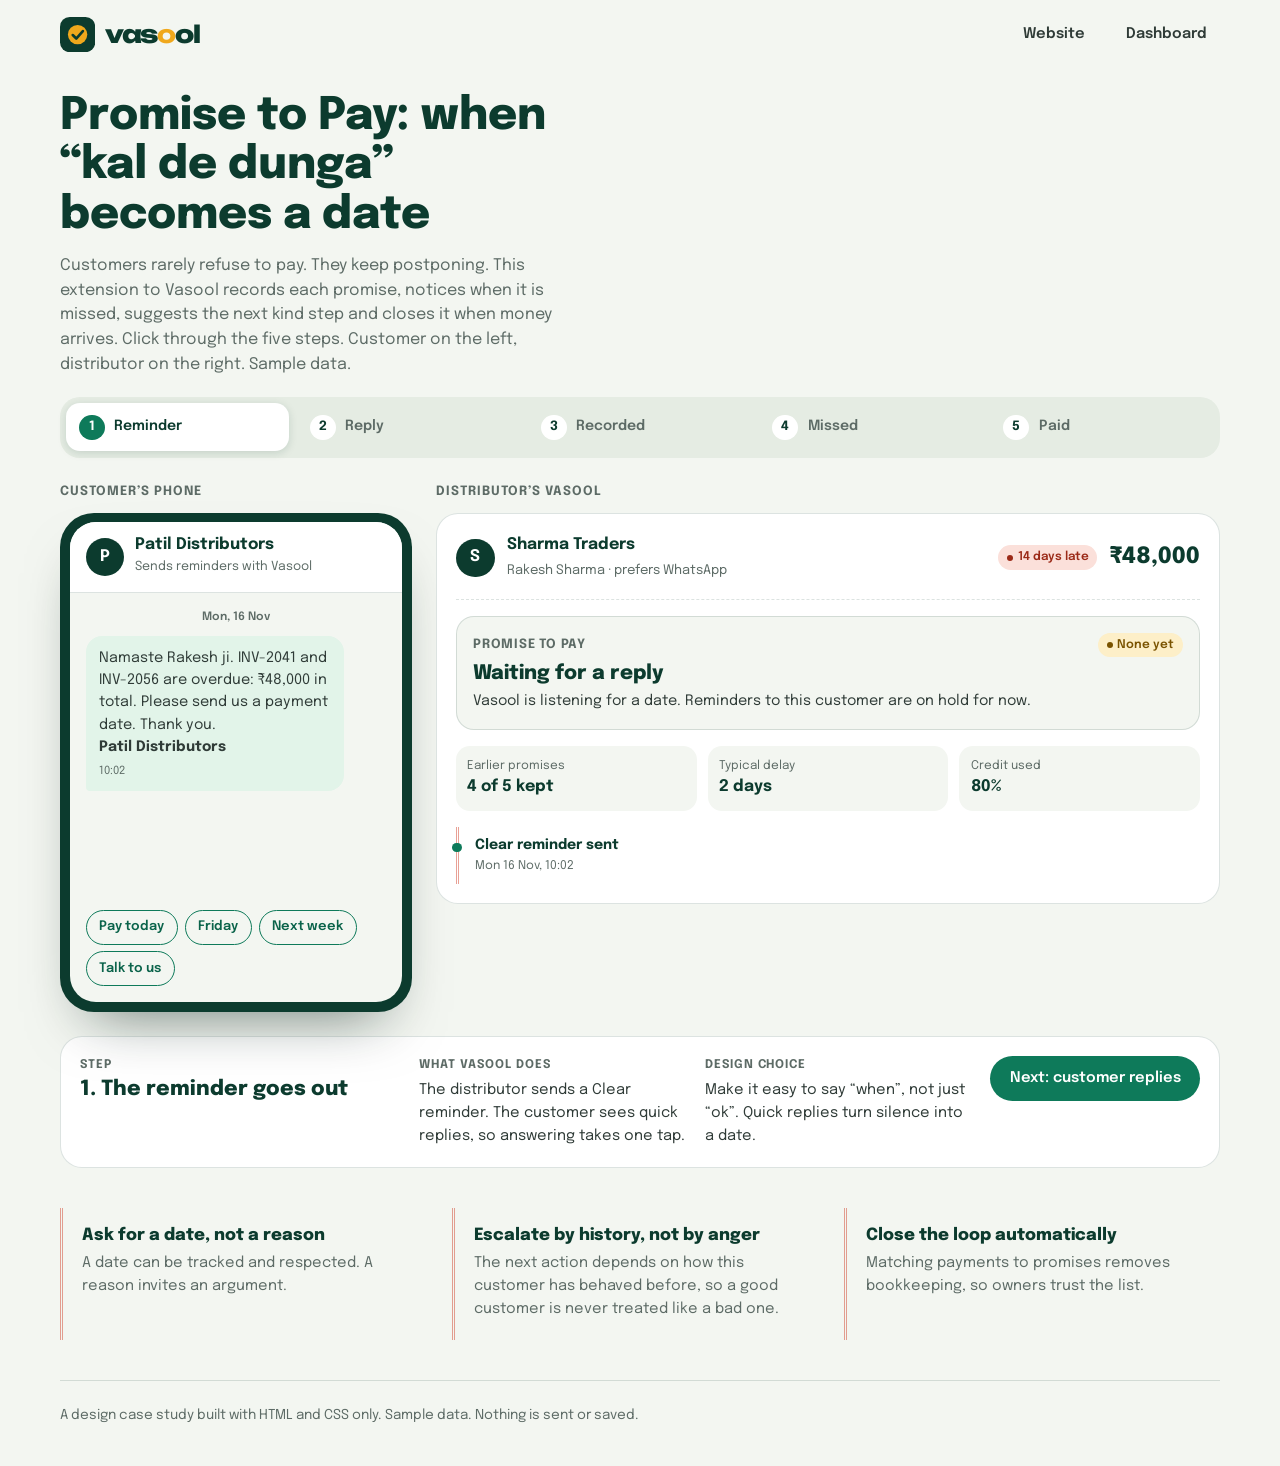
<file: promise.html>
<!DOCTYPE html>
<html lang="en">
<head>
<meta charset="utf-8">
<meta name="viewport" content="width=device-width, initial-scale=1, viewport-fit=cover">
<title>Vasool: Promise to Pay workflow</title>
<meta name="description" content="A UX case study extension for Vasool: customers do not always refuse to pay, they keep postponing. See how Promise to Pay works end to end.">
<link rel="preconnect" href="https://fonts.googleapis.com">
<link href="https://fonts.googleapis.com/css2?family=Unbounded:wght@800&family=Epilogue:wght@400;500;600;700;800&display=swap" rel="stylesheet">
<link rel="stylesheet" href="promise.css">
</head>
<body>
<div class="wrap">
  <header class="bar">
    <a class="logo" href="index.html" aria-label="Vasool, back to website"><svg viewBox="0 0 40 40" aria-hidden="true"><rect width="40" height="40" rx="11" fill="#0c3b2e"/><circle cx="20" cy="20" r="11" fill="#f0a81c"/><path d="M14.5 20.5l4 4 7.5-8.5" fill="none" stroke="#0c3b2e" stroke-width="3" stroke-linecap="round" stroke-linejoin="round"/></svg><span>vas<b>o</b>ol</span></a>
    <nav class="links" aria-label="Pages"><a href="index.html">Website</a><a href="dashboard.html">Dashboard</a></nav>
  </header>

  <section class="intro">
    <h1>Promise to Pay: when “kal de dunga” becomes a date</h1>
    <p>Customers rarely refuse to pay. They keep postponing. This extension to Vasool records each promise, notices when it is missed, suggests the next kind step and closes it when money arrives. Click through the five steps. Customer on the left, distributor on the right. Sample data.</p>
  </section>

  <input type="radio" name="s" id="s1" class="vh" checked><input type="radio" name="s" id="s2" class="vh"><input type="radio" name="s" id="s3" class="vh"><input type="radio" name="s" id="s4" class="vh"><input type="radio" name="s" id="s5" class="vh">

  <div class="stepper" role="group" aria-label="Workflow steps">
    <label for="s1"><b>1</b>Reminder</label><label for="s2"><b>2</b>Reply</label><label for="s3"><b>3</b>Recorded</label><label for="s4"><b>4</b>Missed</label><label for="s5"><b>5</b>Paid</label>
  </div>

  <div class="stage">
    <div><p class="col-title">Customer’s phone</p><div class="ph p1"><div class="phone"><div class="screen"><div class="chat-head"><span class="avatar">P</span><div><strong>Patil Distributors</strong><small>Sends reminders with Vasool</small></div></div><div class="chat-body"><span class="day">Mon, 16 Nov</span><div class="msg in">Namaste Rakesh ji. INV-2041 and INV-2056 are overdue: ₹48,000 in total. Please send us a payment date. Thank you.<br><b>Patil Distributors</b><small>10:02</small></div><div class="quick"><span>Pay today</span><span>Friday</span><span>Next week</span><span>Talk to us</span></div></div></div></div></div><div class="ph p2"><div class="phone"><div class="screen"><div class="chat-head"><span class="avatar">P</span><div><strong>Patil Distributors</strong><small>Sends reminders with Vasool</small></div></div><div class="chat-body"><span class="day">Mon, 16 Nov</span><div class="msg in">Namaste Rakesh ji. INV-2041 and INV-2056 are overdue: ₹48,000 in total. Please send us a payment date. Thank you.<br><b>Patil Distributors</b><small>10:02</small></div><div class="msg out">Sir, Friday ko payment kar dunga.<small>10:41</small></div></div></div></div></div><div class="ph p3"><div class="phone"><div class="screen"><div class="chat-head"><span class="avatar">P</span><div><strong>Patil Distributors</strong><small>Sends reminders with Vasool</small></div></div><div class="chat-body"><span class="day">Mon, 16 Nov</span><div class="msg in">Namaste Rakesh ji. INV-2041 and INV-2056 are overdue: ₹48,000 in total. Please send us a payment date. Thank you.<br><b>Patil Distributors</b><small>10:02</small></div><div class="msg out">Sir, Friday ko payment kar dunga.<small>10:41</small></div><div class="msg in">Noted, Rakesh ji. We will expect ₹48,000 on Friday, 20 Nov. Thank you for letting us know.<small>10:41</small></div></div></div></div></div><div class="ph p4"><div class="phone"><div class="screen"><div class="chat-head"><span class="avatar">P</span><div><strong>Patil Distributors</strong><small>Sends reminders with Vasool</small></div></div><div class="chat-body"><span class="day">Fri, 20 Nov</span><div class="msg in">Noted, Rakesh ji. We will expect ₹48,000 on Friday, 20 Nov. Thank you for letting us know.<small>Mon 10:41</small></div><span class="day">Sat, 21 Nov</span><div class="msg in">Namaste Rakesh ji. We were expecting your payment on Friday. Is everything okay? Could you share a new date?<br><b>Patil Distributors</b><small>09:30</small></div><div class="quick"><span>Pay Monday</span><span>Pay part now</span><span>Call me</span></div></div></div></div></div><div class="ph p5"><div class="phone"><div class="screen"><div class="chat-head"><span class="avatar">P</span><div><strong>Payment confirmed</strong><small>Receipt from Vasool</small></div></div><div class="paid"><div class="tick"><svg viewBox="0 0 24 24"><path d="M5 12.5l4.5 4.5L19 7.5"/></svg></div><h3>₹48,000</h3><p>Paid to Patil Distributors</p><div class="receipt"><p><span>Invoices</span><b>INV-2041, INV-2056</b></p><p><span>Date</span><b>Mon, 23 Nov</b></p><p><span>Promised for</span><b>Fri, 20 Nov</b></p><p><span>Reference</span><b>Sample 4821 0937</b></p></div><small>Receipt sent. Sample data.</small></div></div></div></div></div>
    <div><p class="col-title">Distributor’s Vasool</p><div class="dash p1"><div class="card"><div class="cust"><span class="avatar">S</span><div class="who"><strong>Sharma Traders</strong><small>Rakesh Sharma · prefers WhatsApp</small></div><span class="chip late">14 days late</span><span class="amt">₹48,000</span></div><div class="promise"><div class="head"><b>Promise to pay</b><span class="chip soon">None yet</span></div><h3>Waiting for a reply</h3><p>Vasool is listening for a date. Reminders to this customer are on hold for now.</p></div><div class="facts"><div><span>Earlier promises</span><b>4 of 5 kept</b></div><div><span>Typical delay</span><b>2 days</b></div><div><span>Credit used</span><b>80%</b></div></div><ul class="timeline"><li class="new">Clear reminder sent<time>Mon 16 Nov, 10:02</time></li></ul></div></div><div class="dash p2"><div class="card"><div class="cust"><span class="avatar">S</span><div class="who"><strong>Sharma Traders</strong><small>Rakesh Sharma · prefers WhatsApp</small></div><span class="chip late">14 days late</span><span class="amt">₹48,000</span></div><div class="promise read"><div class="head"><b>Vasool read a reply</b><span class="chip soon">Needs your OK</span></div><h3>Pay ₹48,000 by Fri 20 Nov</h3><p>From: “Friday ko payment kar dunga.” Hindi and English replies are both understood.</p><div class="row"><span class="btn">Confirm promise</span><span class="btn ghost">Change date</span></div></div><div class="facts"><div><span>Earlier promises</span><b>4 of 5 kept</b></div><div><span>Typical delay</span><b>2 days</b></div><div><span>Credit used</span><b>80%</b></div></div><ul class="timeline"><li class="new">Customer replied<time>Mon 16 Nov, 10:41</time></li><li>Clear reminder sent<time>Mon 16 Nov, 10:02</time></li></ul></div></div><div class="dash p3"><div class="card"><div class="cust"><span class="avatar">S</span><div class="who"><strong>Sharma Traders</strong><small>Rakesh Sharma · prefers WhatsApp</small></div><span class="chip blue">Promised</span><span class="amt">₹48,000</span></div><div class="promise kept"><div class="head"><b>Promise to pay</b><span class="chip ok">Active</span></div><h3>₹48,000 by Fri 20 Nov</h3><p>Reminders are paused. Vasool will check on Friday evening and tell you only if payment has not arrived.</p></div><div class="facts"><div><span>Earlier promises</span><b>4 of 5 kept</b></div><div><span>Typical delay</span><b>2 days</b></div><div><span>Credit used</span><b>80%</b></div></div><ul class="timeline"><li class="new">Promise recorded and confirmed to customer<time>Mon 16 Nov, 10:41</time></li><li>Customer replied<time>Mon 16 Nov, 10:41</time></li><li>Clear reminder sent<time>Mon 16 Nov, 10:02</time></li></ul></div></div><div class="dash p4"><div class="card"><div class="cust"><span class="avatar">S</span><div class="who"><strong>Sharma Traders</strong><small>Rakesh Sharma · prefers WhatsApp</small></div><span class="chip late">Promise missed</span><span class="amt">₹48,000</span></div><div class="promise missed"><div class="head"><b>Promise to pay</b><span class="chip late">Missed by 1 day</span></div><h3>₹48,000 was due Fri 20 Nov</h3><p><b>Vasool suggests a Gentle check-in.</b> This is the first missed promise in 6 months, so ask what happened before you push.</p><div class="row"><span class="btn">Send check-in</span><span class="btn ghost">Call Rakesh ji</span><span class="btn ghost">Offer part payment</span></div></div><div class="facts"><div><span>Earlier promises</span><b>4 of 5 kept</b></div><div><span>Typical delay</span><b>2 days</b></div><div><span>Credit used</span><b>80%</b></div></div><ul class="timeline"><li class="new bad">Promise missed. Customer flagged<time>Sat 21 Nov, 09:00</time></li><li>Promise recorded<time>Mon 16 Nov, 10:41</time></li><li>Clear reminder sent<time>Mon 16 Nov, 10:02</time></li></ul></div></div><div class="dash p5"><div class="card"><div class="cust"><span class="avatar">S</span><div class="who"><strong>Sharma Traders</strong><small>Rakesh Sharma · prefers WhatsApp</small></div><span class="chip ok">Paid</span><span class="amt">₹0</span></div><div class="promise kept"><div class="head"><b>Promise to pay</b><span class="chip ok">Closed automatically</span></div><h3>₹48,000 received Mon 23 Nov</h3><p>Paid 3 days after the promised date. Vasool matched it to INV-2041 and INV-2056 and closed the promise. No action needed.</p></div><div class="facts"><div><span>Earlier promises</span><b>4 of 6 kept</b></div><div><span>Typical delay</span><b>3 days</b></div><div><span>Credit used</span><b>0%</b></div></div><ul class="timeline"><li class="new">Payment received. Promise closed<time>Mon 23 Nov, 11:15</time></li><li class="bad">Promise missed<time>Sat 21 Nov, 09:00</time></li><li>Promise recorded<time>Mon 16 Nov, 10:41</time></li></ul></div></div></div>
  </div>

  <div class="cap-wrap"><div class="cap p1"><div><h4>Step</h4><h2>1. The reminder goes out</h2></div><div><h4>What Vasool does</h4><p>The distributor sends a Clear reminder. The customer sees quick replies, so answering takes one tap.</p></div><div><h4>Design choice</h4><p>Make it easy to say “when”, not just “ok”. Quick replies turn silence into a date.</p></div><label class="btn" for="s2">Next: customer replies</label></div><div class="cap p2"><div><h4>Step</h4><h2>2. The customer replies in their own words</h2></div><div><h4>What Vasool does</h4><p>Vasool reads “Friday ko payment kar dunga” and proposes a promise: ₹48,000 by Fri 20 Nov.</p></div><div><h4>Design choice</h4><p>Never record silently. The distributor confirms with one tap, so a wrong guess never reaches the books.</p></div><label class="btn" for="s3">Next: promise recorded</label></div><div class="cap p3"><div><h4>Step</h4><h2>3. The promise is recorded</h2></div><div><h4>What Vasool does</h4><p>Vasool confirms the date back to the customer and pauses reminders until the promised day.</p></div><div><h4>Design choice</h4><p>Stop chasing someone who has just given you a date. It protects the relationship.</p></div><label class="btn" for="s4">Next: Friday passes</label></div><div class="cap p4"><div><h4>Step</h4><h2>4. Friday passes with no payment</h2></div><div><h4>What Vasool does</h4><p>Vasool flags the customer and suggests the next step, based on this customer’s history.</p></div><div><h4>Design choice</h4><p>First miss means a gentle check-in. Repeated misses move toward a call, then Firm. Never accuse.</p></div><label class="btn" for="s5">Next: payment received</label></div><div class="cap p5"><div><h4>Step</h4><h2>5. Payment arrives, promise closes</h2></div><div><h4>What Vasool does</h4><p>Vasool matches the payment to the invoices, closes the promise and sends the customer a receipt.</p></div><div><h4>Design choice</h4><p>Nothing for the owner to tidy up. The promise history stays, so next time the suggestion is smarter.</p></div><a class="btn" href="dashboard.html">Back to dashboard</a></div></div>

  <section class="principles" aria-label="Design principles">
    <div><h3>Ask for a date, not a reason</h3><p>A date can be tracked and respected. A reason invites an argument.</p></div>
    <div><h3>Escalate by history, not by anger</h3><p>The next action depends on how this customer has behaved before, so a good customer is never treated like a bad one.</p></div>
    <div><h3>Close the loop automatically</h3><p>Matching payments to promises removes bookkeeping, so owners trust the list.</p></div>
  </section>
  <footer class="foot">A design case study built with HTML and CSS only. Sample data. Nothing is sent or saved.</footer>
</div>
</body>
</html>
</file>
<file: style.css>
/* =====================================================================
   VASOOL  |  B2B SaaS landing page
   HTML + CSS only. No JavaScript anywhere.

   Design idea: the Indian bahi-khata (ledger book).
   - Ledger green, marigold, and rubber-stamp blue
   - A red double margin rule is the recurring ledger detail
   - Fonts: Unbounded (logo only), Epilogue (everything else), Kalam (handwriting)

   CONTENTS
   1.  Tokens          7.  Problem + flip card     13. Book a demo
   2.  Base            8.  How it works            14. Footer
   3.  Header + logo   9.  Try it (demo app)       15. Scroll-linked motion
   4.  Buttons        10.  Features                16. Responsive
   5.  Shared bits    11.  Pricing                 17. Reduced motion
   6.  Hero + dial    12.  FAQ
   ===================================================================== */


/* 1. TOKENS ---------------------------------------------------------- */
:root {
  /* colour */
  --paper: #f3f6f1;
  --paper-2: #e5ece3;
  --card: #ffffff;
  --ledger: #0c3b2e;          /* deep ledger green: headings, dark sections */
  --field: #0e7a5a;           /* primary action */
  --field-dark: #0a634a;
  --field-tint: #d6f0e4;
  --field-wash: #e8f5ee;
  --marigold: #f0a81c;        /* coin + highlights */
  --marigold-tint: #fdefc8;
  --stamp: #2a3fa8;           /* rubber-stamp ink */
  --rubric: #d2452f;          /* late */
  --rubric-tint: #fbe0da;
  --violet: #5b4bdb;          /* needs a call */
  --violet-tint: #e6e3fb;
  --text: #2f3b37;
  --muted: #5d6b66;
  --line: rgba(12, 59, 46, .14);
  --margin-rule: rgba(210, 69, 47, .5);

  /* type */
  --font-logo: "Unbounded", "Epilogue", system-ui, sans-serif;
  --font-ui: "Epilogue", system-ui, -apple-system, "Segoe UI", Roboto, "Noto Sans", sans-serif;
  --font-hand: "Kalam", "Segoe Print", "Bradley Hand", cursive;

  /* motion */
  --ease: cubic-bezier(.22, 1, .36, 1);
  --spring: linear(0, 0.009, 0.035 2.1%, 0.141 4.4%, 0.281 6.7%, 0.723 12.9%, 0.938 16.7%, 1.017, 1.077, 1.121, 1.149 24.3%, 1.159, 1.163, 1.161, 1.154 29.9%, 1.129 32.8%, 1.051 39.6%, 1.017 43.1%, 0.991, 0.977 51%, 0.974 53.8%, 0.975 57.1%, 0.997 69.8%, 1.003 76.9%, 1.004 83.8%, 1);

  /* shape + space */
  --r-sm: 10px;
  --r-md: 18px;
  --r-lg: 28px;
  --gutter: clamp(1.1rem, 4vw, 2rem);
  --section: clamp(4.5rem, 9vw, 8rem);
  --shadow-md: 0 1px 2px rgba(12, 59, 46, .06), 0 14px 30px -14px rgba(12, 59, 46, .28);
  --shadow-lg: 0 2px 4px rgba(12, 59, 46, .06), 0 40px 70px -30px rgba(6, 30, 23, .55);
}

/* animatable custom properties (used by the rotating pricing border) */
@property --angle {
  syntax: "<angle>";
  inherits: false;
  initial-value: 0deg;
}


/* 2. BASE ------------------------------------------------------------ */
*, *::before, *::after { box-sizing: border-box; }
* { margin: 0; -webkit-tap-highlight-color: transparent; }

html {
  scroll-behavior: smooth;
  scroll-padding-top: 6rem;
  interpolate-size: allow-keywords;      /* lets height animate to "auto" (FAQ) */
  -webkit-text-size-adjust: 100%;
}

body {
  font: 400 1rem/1.65 var(--font-ui);
  color: var(--text);
  background: var(--paper);
  -webkit-font-smoothing: antialiased;
  text-rendering: optimizeLegibility;
  overflow-x: clip;
}

h1, h2, h3 {
  font-family: var(--font-ui);
  font-weight: 800;
  color: var(--ledger);
  text-wrap: balance;
}
h2 { font-size: clamp(1.9rem, 1.1rem + 2.9vw, 3.3rem); line-height: 1.04; letter-spacing: -.035em; }
h3 { font-size: 1.3rem; line-height: 1.2; letter-spacing: -.02em; font-weight: 700; }
p { text-wrap: pretty; max-width: 62ch; }
a { color: inherit; }
ul, ol { padding: 0; list-style: none; }
button, input, select { font: inherit; color: inherit; }
s { text-decoration-thickness: 2px; text-decoration-color: var(--rubric); }

::selection { background: var(--marigold); color: var(--ledger); }

:focus-visible { outline: 3px solid var(--marigold); outline-offset: 3px; border-radius: 6px; }

.wrap { width: min(1160px, 100% - 2 * var(--gutter)); margin-inline: auto; }
.section { padding-block: var(--section); }
.sec-title { max-width: 18ch; }

.sprite { position: absolute; width: 0; height: 0; overflow: hidden; }
.i { width: 1.15em; height: 1.15em; fill: none; stroke: currentColor; stroke-width: 1.9; stroke-linecap: round; stroke-linejoin: round; flex: none; }

/* Visually hidden but still focusable: used for the CSS-only radios/checkboxes */
.vh { position: absolute; opacity: 0; width: 1px; height: 1px; margin: -1px; overflow: hidden; pointer-events: none; }
.sr-only { position: absolute; width: 1px; height: 1px; margin: -1px; padding: 0; overflow: hidden; clip: rect(0 0 0 0); white-space: nowrap; border: 0; }

.skip { position: fixed; left: 1rem; top: -4rem; z-index: 100; background: var(--ledger); color: #fff; padding: .6rem 1rem; border-radius: 8px; transition: top .3s var(--ease); }
.skip:focus { top: 1rem; }

.progress {
  position: fixed; inset: 0 0 auto 0; height: 3px; z-index: 60;
  background: linear-gradient(90deg, var(--field), var(--marigold));
  transform-origin: left; transform: scaleX(0);
}


/* 3. HEADER + LOGO --------------------------------------------------- */
.site-header {
  position: sticky; top: 0; z-index: 50;
  background: rgba(243, 246, 241, .94);
  -webkit-backdrop-filter: blur(14px) saturate(1.4);
  backdrop-filter: blur(14px) saturate(1.4);
  border-bottom: 1px solid transparent;
}
.bar { display: flex; align-items: center; justify-content: space-between; gap: 1rem 2rem; padding-block: 1rem; }

/* The logo: a coin-and-tick mark + a wide, rounded wordmark.
   The two o's are coins. Hover: they hop, the tick redraws. */
.logo { display: inline-flex; align-items: center; gap: .6rem; color: var(--ledger); text-decoration: none; border-radius: 12px; }
.logo-mark { width: 2.35rem; height: 2.35rem; transition: transform .8s var(--spring); }
.lm-bg { fill: var(--ledger); }
.lm-coin { fill: var(--marigold); }
.lm-tick { fill: none; stroke: var(--ledger); stroke-width: 3; stroke-linecap: round; stroke-linejoin: round; stroke-dasharray: 1; stroke-dashoffset: 0; }
.logo-word { font-family: var(--font-logo); font-weight: 800; font-size: 1.7rem; letter-spacing: -.055em; line-height: 1; }
.logo-word .o { display: inline-block; }
.logo-word .o2 { color: var(--marigold); }
.logo:hover .logo-mark { transform: rotate(-12deg) scale(1.08); }
.logo:hover .lm-tick { animation: draw .6s .1s var(--ease) both; }
.logo:hover .o1 { animation: hop .6s var(--ease); }
.logo:hover .o2 { animation: hop .6s .09s var(--ease); }
.logo-sm .logo-word { font-size: 1.35rem; }

.nav { display: flex; align-items: center; gap: clamp(1rem, 2.4vw, 2.1rem); margin-left: auto; }
.nav a { position: relative; text-decoration: none; font-size: .95rem; font-weight: 500; color: var(--text); padding-block: .35rem; white-space: nowrap; }
.nav a::after {
  content: ""; position: absolute; inset: auto 0 0 0; height: 2px; border-radius: 2px;
  background: linear-gradient(90deg, var(--field), var(--marigold));
  transform: scaleX(0); transform-origin: right; transition: transform .5s var(--ease);
}
.nav a:hover::after { transform: scaleX(1); transform-origin: left; }

.foot-nav { display: flex; gap: 1.4rem; }
.foot-nav a { font-size: .95rem; text-decoration: none; color: var(--muted); }
.foot-nav a:hover { color: var(--ledger); text-decoration: underline; text-underline-offset: 4px; }


/* 4. BUTTONS --------------------------------------------------------- */
.btn {
  position: relative; display: inline-flex; align-items: center; gap: .55rem;
  padding: .95rem 1.55rem; border-radius: 999px; border: 1.5px solid transparent;
  font-weight: 600; font-size: 1rem; line-height: 1.1; text-decoration: none; cursor: pointer;
  overflow: hidden; isolation: isolate; user-select: none;
  transition: transform .45s var(--spring), box-shadow .4s var(--ease), background-color .3s, color .3s, border-color .3s;
}
/* light sweep on hover */
.btn::before {
  content: ""; position: absolute; inset: 0; z-index: -1;
  background: linear-gradient(110deg, transparent 25%, rgba(255, 255, 255, .38) 50%, transparent 75%);
  transform: translateX(-130%); transition: transform .8s var(--ease);
}
.btn:hover::before { transform: translateX(130%); }
.btn:hover { transform: translateY(-2px); }
.btn:active { transform: translateY(0) scale(.97); transition-duration: .12s; }
.btn-sm { padding: .65rem 1.15rem; font-size: .92rem; }

.btn-primary { background: var(--field); color: #fff; box-shadow: 0 10px 22px -12px rgba(14, 122, 90, .9); }
.btn-primary:hover { background: var(--field-dark); box-shadow: 0 16px 28px -14px rgba(14, 122, 90, .95); }
.btn-ghost { background: transparent; color: var(--ledger); border-color: rgba(12, 59, 46, .35); }
.btn-ghost:hover { background: var(--ledger); color: #fff; border-color: var(--ledger); }


/* 5. SHARED BITS: chips, avatars, segmented control, chat ----------- */
.chip {
  display: inline-flex; align-items: center; gap: .4em; padding: .28em .7em;
  border-radius: 999px; font-size: .75rem; font-weight: 600; line-height: 1.3; white-space: nowrap;
}
.chip::before { content: ""; width: .5em; height: .5em; border-radius: 50%; background: currentColor; }
.chip.late { background: var(--rubric-tint); color: #9b2a18; }
.chip.soon { background: var(--marigold-tint); color: #7a5300; }
.chip.call { background: var(--violet-tint); color: #3b2fb0; }
.chip.ok   { background: var(--field-tint); color: #0a5a42; }
.chip.late::before, .chip.call::before { animation: pulse 2.2s ease-out infinite; }

.avatar {
  display: grid; place-items: center; width: 2.4rem; height: 2.4rem; border-radius: 50%;
  background: var(--ledger); color: #fff; font-weight: 700; font-size: .95rem; flex: none;
}
.who { display: flex; flex-direction: column; align-items: flex-start; gap: .3rem; min-width: 0; }
.who strong { font-weight: 700; color: var(--ledger); line-height: 1.2; }
.who .sub { font-size: .85rem; color: var(--muted); }
.pill { font-size: .75rem; font-weight: 600; padding: .25rem .7rem; border-radius: 999px; background: var(--marigold-tint); color: #7a5300; }

/* Segmented control with a sliding highlight (Gentle / Clear / Firm) */
.seg {
  position: relative; display: grid; grid-template-columns: repeat(3, 1fr);
  padding: 4px; background: var(--paper-2); border-radius: 999px;
}
.seg::before {
  content: ""; position: absolute; top: 4px; bottom: 4px; left: 4px; width: calc((100% - 8px) / 3);
  background: #fff; border-radius: 999px; box-shadow: 0 2px 8px rgba(12, 59, 46, .18);
  transition: transform .6s var(--spring);
}
.seg label { position: relative; z-index: 1; padding: .6rem .5rem; text-align: center; font-weight: 600; font-size: .95rem; color: var(--muted); cursor: pointer; user-select: none; transition: color .3s; }
.seg label:hover { color: var(--ledger); }

/* Chat area + message bubble + the rubber stamp */
.chat { position: relative; margin-top: 1rem; padding: 1rem; border-radius: var(--r-md); background: var(--paper); }
.msg { display: none; }
.msg { animation: bubble-in .7s var(--spring); transform-origin: left bottom; }
.bubble {
  position: relative; padding: .95rem 1rem 1.2rem; background: #e2f4e9; color: #1d2b26;
  border-radius: 16px 16px 16px 4px; font-size: .94rem; line-height: 1.55;
  box-shadow: 0 1px 0 rgba(12, 59, 46, .1);
}
.bubble p { max-width: none; }
.bubble .sign { margin-top: 1.2rem; font-weight: 600; font-size: .82rem; color: var(--muted); }

.stamp {
  position: absolute; right: .8rem; bottom: .6rem;
  padding: .12em .6em; border: 3px solid var(--stamp); outline: 1px solid var(--stamp); outline-offset: 3px;
  border-radius: 6px; color: var(--stamp);
  font-weight: 800; font-size: 1.3rem; letter-spacing: .16em; text-transform: uppercase; line-height: 1.2;
  text-shadow: 0 0 1px currentColor; mix-blend-mode: multiply; pointer-events: none;
  opacity: 0; transform: rotate(-9deg);
}
.msg input:checked ~ .bubble .stamp { opacity: .9; animation: slam .55s cubic-bezier(.2, 1.4, .35, 1) both; }
.msg input:checked ~ .bubble { animation: thump .45s .2s; }

.send { width: 100%; justify-content: center; margin-top: .8rem; }
.when-on { display: none; }
.msg input:checked ~ .send { background: var(--field-tint); color: var(--field-dark); box-shadow: none; }
.msg input:checked ~ .send .when-off { display: none; }
.msg input:checked ~ .send .when-on { display: inline; }
.msg input:focus-visible ~ .send { outline: 3px solid var(--marigold); outline-offset: 3px; }


/* 6. HERO ------------------------------------------------------------ */
.hero { position: relative; isolation: isolate; padding-block: clamp(2.5rem, 6vw, 5rem) var(--section); }
/* ruled ledger paper + red double margin rule, fading out downward */
.hero::before {
  content: ""; position: absolute; inset: 0; z-index: -1;
  background: repeating-linear-gradient(to bottom, transparent 0 39px, rgba(12, 59, 46, .07) 39px 40px);
  -webkit-mask-image: linear-gradient(to bottom, #000 35%, transparent);
  mask-image: linear-gradient(to bottom, #000 35%, transparent);
}
.hero::after {
  content: ""; position: absolute; top: 0; bottom: 0; left: clamp(.5rem, 2.6vw, 2.4rem); width: 5px; z-index: -1;
  border-inline: 1px solid var(--margin-rule);
  -webkit-mask-image: linear-gradient(to bottom, #000 40%, transparent);
  mask-image: linear-gradient(to bottom, #000 40%, transparent);
}
.hero-grid { display: grid; grid-template-columns: minmax(0, 1.05fr) minmax(0, .95fr); gap: clamp(2rem, 5vw, 4.5rem); align-items: center; }

.dict { display: flex; align-items: baseline; gap: .8rem; margin-bottom: 1.4rem; }
.dict-word { font-family: var(--font-hand); font-size: 1.7rem; font-weight: 700; color: var(--field); line-height: 1; }
.dict-def { font-size: .95rem; color: var(--muted); }
.dict-def b { color: var(--ledger); font-weight: 700; }

.h1 { font-size: clamp(3rem, 1rem + 7.4vw, 6.1rem); line-height: .98; letter-spacing: -.055em; }
/* page-load: each line rises out of a mask (padding keeps descenders from being clipped) */
.h1 .line { display: block; overflow: hidden; padding-bottom: .22em; margin-bottom: -.22em; }
.h1 .line > span { display: block; animation: rise 1.1s var(--ease) both; }
.h1 .line:nth-child(2) > span { animation-delay: .09s; }
.h1 .line:nth-child(3) > span { animation-delay: .18s; }
.h1 .line:nth-child(4) > span { animation-delay: .27s; }

.lead { margin-top: 1.6rem; font-size: clamp(1.05rem, .95rem + .4vw, 1.25rem); line-height: 1.6; max-width: 34em; animation: fade-up .9s .55s var(--ease) both; }
.hero-cta { display: flex; flex-wrap: wrap; gap: .8rem; margin-top: 2rem; animation: fade-up .9s .68s var(--ease) both; }

/* the tone dial card */
.dial { position: relative; animation: fade-up 1s .45s var(--ease) both; }
.dial-card {
  background: var(--card); border: 1px solid var(--line); border-radius: var(--r-lg);
  padding: 1.25rem; box-shadow: var(--shadow-lg);
  transform: rotate(1.4deg); transition: transform .8s var(--spring);
}
.dial:hover .dial-card, .dial:focus-within .dial-card { transform: rotate(0deg); }
.dial-head { display: flex; align-items: center; gap: .8rem; padding-bottom: 1rem; border-bottom: 1px dashed var(--line); }
.dial-head .who { flex: 1; }
.dial-q { margin: 1rem 0 .6rem; font-weight: 700; color: var(--ledger); font-size: .98rem; }
.dial-note { margin-top: 1rem; font-size: .85rem; color: var(--muted); text-align: center; }
.dial .chat { min-height: 15.5rem; }

#ht1:checked ~ .dial-card .hm1,
#ht2:checked ~ .dial-card .hm2,
#ht3:checked ~ .dial-card .hm3 { display: block; }
#ht2:checked ~ .dial-card .seg::before { transform: translateX(100%); }
#ht3:checked ~ .dial-card .seg::before { transform: translateX(200%); }


/* 7. PROBLEM + FLIP CARD -------------------------------------------- */
.problem { background: var(--paper); }
.problem-grid { display: grid; grid-template-columns: minmax(0, 1fr) minmax(0, .85fr); gap: clamp(2rem, 6vw, 5.5rem); align-items: center; }
.problem-copy h2 { max-width: 15ch; margin-bottom: 1.4rem; }
.problem-copy p + p { margin-top: 1rem; }

/* 45 days vs 73 days */
.gap { display: grid; gap: 1rem; margin-top: 2rem; padding: 1.25rem 0 0; border-top: 1px solid var(--line); }
.gap-row { display: grid; grid-template-columns: 9.5rem minmax(0, 1fr) 4.6rem; gap: 1rem; align-items: center; font-size: .92rem; }
.gap-label { color: var(--muted); line-height: 1.3; }
.gap-val { text-align: right; font-weight: 800; color: var(--ledger); font-variant-numeric: tabular-nums; }
.track { height: .8rem; background: var(--paper-2); border-radius: 999px; overflow: hidden; }
.track i { display: block; height: 100%; width: calc(var(--w) / 73 * 100%); background: var(--field); border-radius: inherit; }
.track-late i { background: var(--rubric); }
.source { margin-top: .9rem; font-size: .8rem; color: var(--muted); }

/* Flip card: handwritten notebook <-> clean Vasool list */
.khata { width: 100%; max-width: 27rem; justify-self: center; perspective: 1400px; }
.khata-card { position: relative; height: 25rem; transform-style: preserve-3d; transition: transform 1s var(--spring); }
#flip:checked ~ .khata-card { transform: rotateY(180deg); }
.face { position: absolute; inset: 0; border-radius: var(--r-md); overflow: hidden; backface-visibility: hidden; -webkit-backface-visibility: hidden; box-shadow: var(--shadow-md); }

.notebook {
  padding: 14px 1.2rem 1rem 4.2rem; background-color: #fffef9;
  background-image: repeating-linear-gradient(to bottom, transparent 0 43px, rgba(42, 63, 168, .2) 43px 44px);
  background-position: 0 14px;
  font-family: var(--font-hand); font-size: 1.32rem; line-height: 44px; color: #26307a;
}
.notebook::before { content: ""; position: absolute; top: 0; bottom: 0; left: 3.2rem; width: 4px; border-inline: 1px solid var(--margin-rule); }
.notebook::after { content: ""; position: absolute; right: 1.2rem; bottom: .9rem; width: 5.5rem; height: 5.5rem; border-radius: 50%; border: 6px solid rgba(150, 95, 45, .13); }
.scrawl { max-width: none; white-space: nowrap; transform: rotate(var(--r, 0deg)); transform-origin: left center; }
.scrawl:nth-child(1) { --r: -.6deg; }
.scrawl:nth-child(2) { --r: .5deg; }
.scrawl:nth-child(3) { --r: -.3deg; }
.scrawl:nth-child(4) { --r: .7deg; }
.scrawl:nth-child(5) { --r: -.5deg; color: #8d2a1c; }

.face-back { transform: rotateY(180deg); background: var(--card); border: 1px solid var(--line); padding: 1.2rem; }
.clean-head { display: flex; justify-content: space-between; align-items: baseline; padding-bottom: .8rem; border-bottom: 1px dashed var(--line); }
.clean-head strong { font-size: 1.25rem; color: var(--ledger); letter-spacing: -.02em; }
.clean-head span { font-size: .85rem; color: var(--muted); }
.clean-list { display: grid; }
.clean-list li { display: grid; grid-template-columns: auto minmax(0, 1fr) auto; gap: .8rem; align-items: center; padding: .85rem 0; border-bottom: 1px solid var(--line); }
.clean-list li:last-child { border-bottom: 0; }
.clean-list b { font-weight: 700; font-variant-numeric: tabular-nums; color: var(--ledger); }
.clean-list .quiet { opacity: .62; }

.flipper {
  position: relative; display: grid; grid-template-columns: 1fr 1fr; width: min(100%, 17rem); margin: 1.3rem auto 0;
  padding: 4px; background: var(--paper-2); border-radius: 999px; cursor: pointer; user-select: none; text-align: center;
}
.flipper::before { content: ""; position: absolute; top: 4px; bottom: 4px; left: 4px; width: calc(50% - 4px); background: #fff; border-radius: 999px; box-shadow: 0 2px 8px rgba(12, 59, 46, .18); transition: transform .7s var(--spring); }
.flipper span { position: relative; padding: .55rem; font-weight: 600; font-size: .95rem; transition: color .3s; }
.flipper span:nth-child(1) { color: var(--ledger); }
.flipper span:nth-child(2) { color: var(--muted); }
#flip:checked ~ .flipper::before { transform: translateX(100%); }
#flip:checked ~ .flipper span:nth-child(1) { color: var(--muted); }
#flip:checked ~ .flipper span:nth-child(2) { color: var(--ledger); }
#flip:focus-visible ~ .flipper { outline: 3px solid var(--marigold); outline-offset: 3px; }
.khata-note { margin: .7rem auto 0; font-size: .82rem; color: var(--muted); text-align: center; }


/* 8. HOW IT WORKS ---------------------------------------------------- */
.how { background: var(--paper-2); }
.steps { --gap: clamp(1.5rem, 4vw, 3.5rem); display: grid; grid-template-columns: repeat(3, minmax(0, 1fr)); gap: var(--gap); margin-top: 3rem; }
.step { position: relative; }
.step-n {
  display: grid; place-items: center; width: 3.5rem; height: 3.5rem;
  background: var(--marigold); color: var(--ledger);
  border-radius: 58% 42% 55% 45% / 48% 56% 44% 52%;
  font-family: var(--font-hand); font-weight: 700; font-size: 2.1rem; line-height: 1; padding-top: .25rem;
  transform: rotate(-5deg);
}
.step:hover .step-n { animation: wobble .7s var(--ease); }
.step:not(:last-child)::before {
  content: ""; position: absolute; top: 1.75rem; left: 4.4rem; right: calc(-1 * var(--gap) + .9rem);
  border-top: 2px dashed rgba(12, 59, 46, .3);
}
.step h3 { margin: 1.2rem 0 .6rem; }
.step p { color: var(--muted); max-width: 32ch; }


/* 9. TRY IT: the CSS-only demo app --------------------------------- */
.demo-sec {
  background: radial-gradient(60% 55% at 85% 0%, rgba(240, 168, 28, .2), transparent 65%), var(--ledger);
  color: #cde1d8;
}
.demo-head { margin-bottom: 2.5rem; }
.demo-head h2 { color: #fff; max-width: 16ch; }
.demo-head p { margin-top: 1rem; color: #b6d2c6; }

.demo { position: relative; }
.window { background: var(--card); border-radius: var(--r-lg); overflow: hidden; box-shadow: var(--shadow-lg); color: var(--text); }
.window-bar { display: flex; align-items: center; gap: .8rem; padding: .8rem 1.1rem; background: var(--paper-2); border-bottom: 1px solid var(--line); }
.dots { display: flex; gap: .4rem; }
.dots i { width: .7rem; height: .7rem; border-radius: 50%; background: var(--rubric); }
.dots i:nth-child(2) { background: var(--marigold); }
.dots i:nth-child(3) { background: var(--field); }
.window-title { font-weight: 600; font-size: .9rem; color: var(--ledger); }
.window-bar .pill { margin-left: auto; }

.window-body { display: grid; grid-template-columns: 1fr; }
.col { padding: 1.25rem; min-width: 0; }
.col-title { margin: 0 0 .9rem; font-weight: 700; color: var(--ledger); font-size: 1rem; }

/* customer list with a sliding selection highlight */
.list { --row: 5.5rem; position: relative; display: grid; gap: 8px; }
.list::before {
  content: ""; position: absolute; left: 0; right: 0; top: 0; height: var(--row);
  border-radius: 16px; background: var(--field-wash); border: 2px solid var(--field);
  transition: transform .65s var(--spring);
}
#c2:checked ~ .window .list::before { transform: translateY(calc(100% + 8px)); }
#c3:checked ~ .window .list::before { transform: translateY(calc(200% + 16px)); }
.cust {
  position: relative; z-index: 1; display: grid; grid-template-columns: auto minmax(0, 1fr) auto; align-items: center; gap: .75rem;
  height: var(--row); padding: 0 .9rem; border-radius: 16px; cursor: pointer; user-select: none; transition: background-color .3s;
}
.cust:hover { background: rgba(12, 59, 46, .05); }
.cust b { font-variant-numeric: tabular-nums; color: var(--ledger); font-weight: 700; }

/* account detail */
.detail { display: none; }
#c1:checked ~ .window .detail-c1,
#c2:checked ~ .window .detail-c2,
#c3:checked ~ .window .detail-c3 { display: block; animation: swap .55s var(--ease); }
.relation { margin-top: .3rem; font-size: .88rem; color: var(--muted); }
.owed { display: flex; justify-content: space-between; align-items: baseline; gap: 1rem; margin: 1rem 0; padding: .9rem 0; border-block: 1px solid var(--line); }
.owed span { font-size: .9rem; color: var(--muted); }
.owed strong { font-size: 1.8rem; font-weight: 800; letter-spacing: -.03em; color: var(--ledger); font-variant-numeric: tabular-nums; }
.ledger { border-left: 3px double var(--margin-rule); padding-left: .9rem; }
.ledger li { display: flex; justify-content: space-between; gap: 1rem; padding: .75rem 0; border-bottom: 1px dashed var(--line); }
.ledger li:last-child { border-bottom: 0; }
.ledger b { display: block; color: var(--ledger); }
.ledger span { display: block; font-size: .82rem; color: var(--muted); }
.ledger .amt { text-align: right; font-weight: 700; font-variant-numeric: tabular-nums; color: var(--ledger); }
.ledger .amt .late-txt { color: #9b2a18; font-weight: 600; }
.ledger .amt .soon-txt { color: #7a5300; font-weight: 600; }

/* composer */
.seg-demo label { padding-block: .5rem; line-height: 1.2; }
.sug { display: block; margin-top: .1rem; font-size: .66rem; font-weight: 600; color: var(--field); visibility: hidden; }
#c1:checked ~ .window .sug-t2,
#c2:checked ~ .window .sug-t1,
#c3:checked ~ .window .sug-t2 { visibility: visible; }

#t2:checked ~ .window .seg::before { transform: translateX(100%); }
#t3:checked ~ .window .seg::before { transform: translateX(200%); }

.vsays { display: flex; gap: .6rem; align-items: flex-start; margin-top: .9rem; padding: .75rem .9rem; border-radius: 14px; background: var(--marigold-tint); color: #5c4100; font-size: .88rem; line-height: 1.45; }
.vsays .i { margin-top: .15rem; }
.vs { display: none; }
#c1:checked ~ .window .vs-c1,
#c2:checked ~ .window .vs-c2,
#c3:checked ~ .window .vs-c3 { display: block; animation: swap .5s var(--ease); }
.col-compose .chat { min-height: 17rem; }

#c1:checked ~ #t1:checked ~ .window .m-c1-t1,
#c1:checked ~ #t2:checked ~ .window .m-c1-t2,
#c1:checked ~ #t3:checked ~ .window .m-c1-t3,
#c2:checked ~ #t1:checked ~ .window .m-c2-t1,
#c2:checked ~ #t2:checked ~ .window .m-c2-t2,
#c2:checked ~ #t3:checked ~ .window .m-c2-t3,
#c3:checked ~ #t1:checked ~ .window .m-c3-t1,
#c3:checked ~ #t2:checked ~ .window .m-c3-t2,
#c3:checked ~ #t3:checked ~ .window .m-c3-t3 { display: block; }

/* keyboard focus for the radio-driven controls */
#ht1:focus-visible ~ .dial-card label[for="ht1"],
#ht2:focus-visible ~ .dial-card label[for="ht2"],
#ht3:focus-visible ~ .dial-card label[for="ht3"],
#t1:focus-visible ~ .window label[for="t1"],
#t2:focus-visible ~ .window label[for="t2"],
#t3:focus-visible ~ .window label[for="t3"],
#c1:focus-visible ~ .window label[for="c1"],
#c2:focus-visible ~ .window label[for="c2"],
#c3:focus-visible ~ .window label[for="c3"] { outline: 3px solid var(--marigold); outline-offset: 2px; }

/* selected tone label */
#ht1:checked ~ .dial-card label[for="ht1"],
#ht2:checked ~ .dial-card label[for="ht2"],
#ht3:checked ~ .dial-card label[for="ht3"],
#t1:checked ~ .window label[for="t1"],
#t2:checked ~ .window label[for="t2"],
#t3:checked ~ .window label[for="t3"] { color: var(--ledger); }


/* 10. FEATURES: a ledger of rows, not a grid of cards --------------- */
.features .sec-title { max-width: 20ch; }
.rows { margin-top: 2.5rem; border-left: 3px double var(--margin-rule); }
.row {
  display: grid; grid-template-columns: minmax(0, 1fr) minmax(0, 1.1fr) 15rem; gap: 1.5rem 2rem; align-items: center;
  padding: 1.6rem 0 1.6rem 1.75rem; border-top: 1px solid var(--line);
  transition: background-color .5s, padding-left .6s var(--ease);
}
.row:last-child { border-bottom: 1px solid var(--line); }
.row:hover { background: linear-gradient(90deg, rgba(14, 122, 90, .08), transparent 75%); padding-left: 2.3rem; }
.row p { color: var(--muted); }
.viz { display: flex; flex-wrap: wrap; gap: .4rem; align-items: center; min-height: 4.8rem; }

/* each little visual reacts when you hover its row */
.row:hover .viz-daily .chip { animation: slide-in .6s var(--ease) both; }
.row:hover .viz-daily .chip:nth-child(2) { animation-delay: .08s; }
.row:hover .viz-daily .chip:nth-child(3) { animation-delay: .16s; }

.row:hover .viz-status .chip { animation: bob .7s var(--spring) both; }
.row:hover .viz-status .chip:nth-child(2) { animation-delay: .07s; }
.row:hover .viz-status .chip:nth-child(3) { animation-delay: .14s; }
.row:hover .viz-status .chip:nth-child(4) { animation-delay: .21s; }

.viz-tone { display: grid; gap: .35rem; width: 100%; }
.viz-tone i { position: relative; display: block; width: var(--w); height: 1.6rem; border-radius: 8px; background: #bfe5d1; transform-origin: left; font-style: normal; }
.viz-tone i:nth-child(2) { background: #f6cf6a; }
.viz-tone i:nth-child(3) { background: #ef9a8a; }
.viz-tone b { position: absolute; left: .65rem; top: 50%; translate: 0 -50%; font-size: .75rem; font-weight: 700; color: var(--ledger); }
.row:hover .viz-tone i { animation: fill .9s var(--ease) both; }
.row:hover .viz-tone i:nth-child(2) { animation-delay: .1s; }
.row:hover .viz-tone i:nth-child(3) { animation-delay: .2s; }

.viz-ledger { display: block; width: 100%; font-size: .88rem; font-variant-numeric: tabular-nums; }
.viz-ledger p { display: flex; justify-content: space-between; padding: .2rem 0; border-bottom: 1px dashed var(--line); max-width: none; color: var(--text); }
.viz-ledger .tot { border-bottom: 0; border-top: 2px solid var(--ledger); font-weight: 800; color: var(--ledger); }
.viz-ledger .tot b { display: inline-block; transform-origin: right; }
.row:hover .viz-ledger .tot b { animation: total .8s var(--ease); }

.phone { display: grid; align-content: start; gap: .3rem; width: 3.6rem; height: 5.2rem; padding: .5rem .4rem; overflow: hidden; background: #fff; border: 3px solid var(--ledger); border-radius: 14px; transition: transform .7s var(--spring); }
.phone i { display: block; height: .8rem; border-radius: 4px; background: var(--field-tint); }
.row:hover .phone { transform: translateY(-4px) rotate(-4deg); }
.row:hover .phone i { animation: rise-in .8s var(--ease) both; }
.row:hover .phone i:nth-child(2) { animation-delay: .08s; }
.row:hover .phone i:nth-child(3) { animation-delay: .16s; }

.viz-limit { display: grid; gap: .45rem; width: 100%; }
.meter { height: .8rem; background: var(--paper-2); border-radius: 999px; overflow: hidden; }
.meter i { display: block; height: 100%; width: 70%; background: var(--marigold); border-radius: inherit; transition: width 1s var(--ease), background-color .5s; }
.viz-limit small { font-size: .82rem; color: var(--muted); }
.viz-limit .s2 { display: none; color: #9b2a18; font-weight: 700; }
.row:hover .meter i { width: 100%; background: var(--rubric); }
.row:hover .viz-limit .s1 { display: none; }
.row:hover .viz-limit .s2 { display: block; }


/* 11. PRICING -------------------------------------------------------- */
.pricing-head p { margin-top: .8rem; color: var(--muted); }
.pricing-wrap { position: relative; }
.billing { display: flex; align-items: center; gap: .9rem; margin: 1.8rem 0 2.2rem; font-weight: 600; color: var(--muted); }
.billing .b-m { color: var(--ledger); }
.switch { position: relative; width: 3.5rem; height: 1.95rem; border-radius: 999px; background: var(--paper-2); border: 1.5px solid var(--line); cursor: pointer; transition: background-color .4s; }
.switch i { position: absolute; top: 3px; left: 3px; width: 1.4rem; height: 1.4rem; border-radius: 50%; background: var(--ledger); transition: transform .65s var(--spring); }
.b-y em { margin-left: .3rem; padding: .15em .6em; border-radius: 999px; background: var(--marigold); color: var(--ledger); font-style: normal; font-size: .75rem; font-weight: 700; }
#yearly:checked ~ .billing .switch { background: var(--field-tint); }
#yearly:checked ~ .billing .switch i { transform: translateX(1.55rem); }
#yearly:checked ~ .billing .b-m { color: var(--muted); }
#yearly:checked ~ .billing .b-y { color: var(--ledger); }
#yearly:focus-visible ~ .billing .switch { outline: 3px solid var(--marigold); outline-offset: 3px; }

.plans { display: grid; grid-template-columns: repeat(3, minmax(0, 1fr)); gap: 1.25rem; align-items: stretch; }
.plan { display: flex; flex-direction: column; gap: 1rem; padding: 1.75rem; border: 1px solid var(--line); border-radius: var(--r-md); }
.plan-for { color: var(--muted); font-size: .95rem; min-height: 3em; }
.plan .btn { justify-content: center; margin-top: auto; }

.plan-featured {
  border: 2px solid transparent; transform: translateY(-.6rem); box-shadow: var(--shadow-lg);
  background:
    linear-gradient(#fff, #fff) padding-box,
    conic-gradient(from var(--angle), var(--marigold), var(--field), var(--stamp), var(--marigold)) border-box;
  animation: spin 7s linear infinite;
}

/* the price rolls like an odometer when you switch billing */
.price { display: flex; flex-direction: column; align-items: flex-start; gap: .15rem; }
.roll { display: block; height: 1.1em; overflow: hidden; font-size: 2.7rem; line-height: 1.1; }
.roll-in { display: flex; flex-direction: column; transition: transform .7s var(--spring); }
.roll-in b { display: block; height: 1.1em; font-weight: 800; letter-spacing: -.04em; color: var(--ledger); font-variant-numeric: tabular-nums; }
.price small { font-size: .85rem; color: var(--muted); }
.per-y { display: none; }
#yearly:checked ~ .plans .roll-in { transform: translateY(-50%); }
#yearly:checked ~ .plans .per-m { display: none; }
#yearly:checked ~ .plans .per-y { display: inline; }

.plan-list { display: grid; gap: .6rem; margin-bottom: 1rem; }
.plan-list li { position: relative; padding-left: 1.7rem; font-size: .95rem; }
.plan-list li::before {
  content: ""; position: absolute; left: 0; top: .42em; width: .95rem; height: .95rem; background: var(--field);
  -webkit-mask: url("data:image/svg+xml,%3Csvg xmlns='http://www.w3.org/2000/svg' viewBox='0 0 24 24' fill='none' stroke='black' stroke-width='3.2' stroke-linecap='round' stroke-linejoin='round'%3E%3Cpath d='M5 12.5l4.5 4.5L19 7.5'/%3E%3C/svg%3E") center / contain no-repeat;
  mask: url("data:image/svg+xml,%3Csvg xmlns='http://www.w3.org/2000/svg' viewBox='0 0 24 24' fill='none' stroke='black' stroke-width='3.2' stroke-linecap='round' stroke-linejoin='round'%3E%3Cpath d='M5 12.5l4.5 4.5L19 7.5'/%3E%3C/svg%3E") center / contain no-repeat;
}


/* 12. FAQ ------------------------------------------------------------ */
.faq { background: var(--paper-2); }
.faq-grid { display: grid; grid-template-columns: minmax(0, .8fr) minmax(0, 1.4fr); gap: clamp(2rem, 6vw, 5rem); align-items: start; }
.faq-grid h2 { position: sticky; top: 7rem; max-width: 10ch; }
.faq-list details { border-bottom: 1px solid var(--line); }
.faq-list details:first-child { border-top: 1px solid var(--line); }
.faq-list summary {
  display: flex; justify-content: space-between; align-items: center; gap: 1rem; padding: 1.25rem 0; cursor: pointer; list-style: none;
  font-weight: 700; font-size: 1.12rem; letter-spacing: -.015em; color: var(--ledger); transition: color .3s;
}
.faq-list summary::-webkit-details-marker { display: none; }
.faq-list summary:hover { color: var(--field); }
.faq-list summary::after {
  content: ""; flex: none; width: 1.8rem; height: 1.8rem; border-radius: 50%;
  background:
    linear-gradient(var(--field-dark), var(--field-dark)) center / 46% 2px no-repeat,
    linear-gradient(var(--field-dark), var(--field-dark)) center / 2px 46% no-repeat,
    var(--field-tint);
  transition: transform .6s var(--spring);
}
.faq-list details[open] summary::after { transform: rotate(135deg); }
.faq-list details p { padding-bottom: 1.3rem; color: var(--muted); }
/* smooth open/close where the browser supports it (progressive enhancement) */
.faq-list details::details-content { block-size: 0; overflow: clip; opacity: 0; transition: block-size .55s var(--ease), opacity .4s, content-visibility .55s allow-discrete; }
.faq-list details[open]::details-content { block-size: auto; opacity: 1; }


/* 13. BOOK A DEMO ---------------------------------------------------- */
.book { padding-block: var(--section); }
.book-panel {
  position: relative; overflow: hidden; display: grid; grid-template-columns: minmax(0, 1fr) minmax(0, 1fr); gap: clamp(2rem, 5vw, 4rem); align-items: center;
  padding: clamp(1.5rem, 5vw, 4rem); border-radius: var(--r-lg); color: #cde1d8;
  background: radial-gradient(50% 70% at 100% 0%, rgba(240, 168, 28, .22), transparent 65%), var(--ledger);
}
.book-copy h2 { color: #fff; max-width: 13ch; }
.book-copy p { margin-top: 1.1rem; font-size: 1.1rem; color: #b6d2c6; }
.book-card { background: var(--card); color: var(--text); border-radius: var(--r-md); padding: clamp(1.25rem, 3vw, 2rem); box-shadow: var(--shadow-lg); }

.field { position: relative; margin-bottom: 1rem; }
.field input, .field select {
  width: 100%; height: 3.6rem; padding: 1.35rem 1rem .35rem; background: #fff; color: var(--text);
  border: 1.5px solid var(--line); border-radius: 12px; appearance: none; -webkit-appearance: none;
  transition: border-color .3s, box-shadow .3s;
}
.field select {
  background: #fff url("data:image/svg+xml,%3Csvg xmlns='http://www.w3.org/2000/svg' viewBox='0 0 24 24' fill='none' stroke='%230c3b2e' stroke-width='2.4' stroke-linecap='round' stroke-linejoin='round'%3E%3Cpath d='M6 9l6 6 6-6'/%3E%3C/svg%3E") right 1rem center / 1.1rem no-repeat;
  padding-right: 2.8rem;
}
.field input:focus, .field select:focus { outline: none; border-color: var(--field); box-shadow: 0 0 0 4px rgba(14, 122, 90, .18); }
.field input:user-invalid, .field select:user-invalid { border-color: var(--rubric); }
.field label {
  position: absolute; left: 1rem; top: 50%; translate: 0 -50%; max-width: calc(100% - 2rem);
  color: var(--muted); pointer-events: none; transform-origin: left center;
  white-space: nowrap; overflow: hidden; text-overflow: ellipsis;
  transition: transform .4s var(--ease), color .3s;
}
.field input:focus + label,
.field input:not(:placeholder-shown) + label,
.field select:focus + label,
.field select:valid + label { transform: translateY(-1.05rem) scale(.78); color: var(--field-dark); }
.form .btn { width: 100%; justify-content: center; margin-top: .4rem; }
.fine { margin-top: .9rem; font-size: .82rem; color: var(--muted); text-align: center; max-width: none; }

/* thank-you state: the form posts to #thanks, and :target reveals this */
.thanks { display: none; text-align: center; justify-items: center; gap: .8rem; padding-block: 1rem; }
.thanks:target { display: grid; animation: swap .6s var(--ease); }
.book-card:has(.thanks:target) .form { display: none; }
.thanks p { color: var(--muted); }
.thanks-mark { width: 4.2rem; height: 4.2rem; fill: var(--field-tint); stroke: var(--field); stroke-width: 2.4; stroke-linecap: round; stroke-linejoin: round; }
.thanks-mark path { fill: none; stroke-dasharray: 1; stroke-dashoffset: 0; }
.thanks:target .thanks-mark path { animation: draw .8s .25s var(--ease) both; }


/* 14. FOOTER --------------------------------------------------------- */
.site-footer { padding-block: 2.5rem; border-top: 1px solid var(--line); }
.foot { display: flex; flex-wrap: wrap; align-items: center; justify-content: space-between; gap: 1rem 2.5rem; }
.foot p { font-size: .9rem; color: var(--muted); max-width: 42ch; }


/* ANIMATIONS (keyframes only describe the START; the end is the element's normal style) */
@keyframes rise     { from { transform: translateY(110%); } }
@keyframes fade-up  { from { opacity: 0; transform: translateY(24px); } }
@keyframes swap     { from { opacity: 0; transform: translateX(14px); } }
@keyframes bubble-in{ from { opacity: 0; transform: translateY(14px) scale(.93); } }
@keyframes slam     { 0% { opacity: 0; transform: rotate(-9deg) scale(2.6); } 55% { opacity: 1; } }
@keyframes thump    { 40% { transform: translateY(3px) scale(.985); } }
@keyframes pulse    { 0% { box-shadow: 0 0 0 0 currentColor; } 70%, 100% { box-shadow: 0 0 0 .5em transparent; } }
@keyframes hop      { 40% { transform: translateY(-.28em) scaleX(.92); } }
@keyframes draw     { from { stroke-dashoffset: 1; } }
@keyframes wobble   { 30% { transform: rotate(8deg) scale(1.1); } 60% { transform: rotate(-9deg); } }
@keyframes slide-in { from { opacity: 0; transform: translateX(-16px); } }
@keyframes bob      { from { opacity: .4; transform: translateY(9px) scale(.9); } }
@keyframes fill     { from { transform: scaleX(0); } }
@keyframes total    { 50% { transform: scale(1.18); } }
@keyframes rise-in  { from { transform: translateY(120%); } }
@keyframes spin     { to { --angle: 360deg; } }
@keyframes grow     { from { width: 0; } }
@keyframes bar-in   { to { padding-block: .55rem; } }
@keyframes header-in{ to { border-bottom-color: var(--line); box-shadow: 0 14px 30px -24px rgba(12, 59, 46, .55); } }
@keyframes progress { to { transform: scaleX(1); } }


/* 15. SCROLL-LINKED MOTION (only where the browser supports it) ----- */
@supports (animation-timeline: scroll()) {
  .progress    { animation: progress linear both; animation-timeline: scroll(root); }
  .site-header { animation: header-in linear both; animation-timeline: scroll(root); animation-range: 0 140px; }
  .bar         { animation: bar-in linear both;    animation-timeline: scroll(root); animation-range: 0 140px; }
}
@supports (animation-timeline: view()) {
  .track i { animation: grow linear both; animation-timeline: view(); animation-range: entry 15% entry 85%; }
}


/* 16. RESPONSIVE ----------------------------------------------------- */
@media (min-width: 1000px) {
  .window-body { grid-template-columns: 22rem minmax(0, 1fr) minmax(0, 1.15fr); }
  .col + .col { border-left: 1px solid var(--line); }
}

@media (max-width: 999px) {
  .hero-grid, .problem-grid, .faq-grid, .book-panel { grid-template-columns: minmax(0, 1fr); }
  .dial { max-width: 34rem; }
  .khata { max-width: 30rem; justify-self: start; }
  .faq-grid h2 { position: static; }
  .plans { grid-template-columns: minmax(0, 1fr); max-width: 30rem; }
  .plan-featured { transform: none; }
  .plan-for { min-height: 0; }
  .row { grid-template-columns: minmax(0, 1fr); gap: .6rem; }
  .viz { min-height: 0; margin-top: .6rem; }
  .col + .col { border-top: 1px solid var(--line); }
}

@media (max-width: 859px) {
  html { scroll-padding-top: 8rem; }
  .bar { flex-wrap: wrap; row-gap: .4rem; padding-block: .75rem; }
  .bar-cta { order: 2; margin-left: auto; }
  .nav {
    order: 3; width: 100%; margin-left: 0; gap: 1.3rem; overflow-x: auto; padding-bottom: .25rem; scrollbar-width: none;
    -webkit-mask-image: linear-gradient(90deg, #000 88%, transparent);
    mask-image: linear-gradient(90deg, #000 88%, transparent);   /* fade hints that the row scrolls */
  }
  .nav::-webkit-scrollbar { display: none; }
  .steps { grid-template-columns: minmax(0, 1fr); gap: 2rem; }
  .step:not(:last-child)::before { display: none; }
}

@media (max-width: 560px) {
  .gap-row { grid-template-columns: minmax(0, 1fr) 4.6rem; row-gap: .35rem; }
  .gap-row .track { grid-column: 1 / -1; grid-row: 2; }
  .gap-label { grid-column: 1; }
  .gap-val { grid-column: 2; grid-row: 1; }
  .notebook { font-size: 1.12rem; padding-left: 3.7rem; }
  .notebook::before { left: 2.8rem; }
  .khata-card { height: 24rem; }
  .hero-cta .btn { flex: 1 1 100%; justify-content: center; }
}


/* 17. REDUCED MOTION ------------------------------------------------- */
@media (prefers-reduced-motion: reduce) {
  html { scroll-behavior: auto; }
  *, *::before, *::after { animation: none !important; transition: none !important; }
}
</file>
<file: dashboard.css>
/* =====================================================================
   VASOOL DASHBOARD  |  simple HTML + CSS (no JavaScript)

   How it works, in one minute:
   - Hidden radio buttons and checkboxes at the top of the page remember
     your choices (which page, which customer, which tone, paid or not).
   - CSS reads them with :checked and shows or hides things.
   - Totals at the top are CSS counters that go up or down when you tick
     "Mark paid" or "Send reminder".

   CONTENTS
   1. Colours   2. Basics   3. Layout   4. Small parts   5. Today
   6. Customers and invoices   7. Analytics   8. Settings
   9. Phone and tablet screens
   ===================================================================== */


/* 1. COLOURS ------------------------------------------------------- */
:root {
  --paper: #f3f6f1;
  --paper-2: #e5ece3;
  --card: #ffffff;
  --ledger: #0c3b2e;
  --field: #0e7a5a;
  --field-dark: #0a634a;
  --field-tint: #d6f0e4;
  --marigold: #f0a81c;
  --marigold-tint: #fdefc8;
  --mt-ink: #7a5300;
  --rubric: #d2452f;
  --rubric-tint: #fbe0da;
  --rb-ink: #9b2a18;
  --violet: #5b4bdb;
  --violet-tint: #e6e3fb;
  --vi-ink: #3b2fb0;
  --ok-ink: #0a5a42;
  --stamp: #2a3fa8;
  --text: #2f3b37;
  --muted: #5d6b66;
  --head: #0c3b2e;
  --bubble: #e2f4e9;
  --line: rgba(12, 59, 46, 0.14);
}

/* dark mode follows the phone or computer setting */
@media (prefers-color-scheme: dark) {
  :root {
    --paper: #0e1814;
    --paper-2: #162620;
    --card: #14221c;
    --ledger: #082a20;
    --field: #2bb58a;
    --field-dark: #58d1a8;
    --field-tint: #17372c;
    --marigold-tint: #3a2d0c;
    --mt-ink: #f2c35c;
    --rubric-tint: #3d1c16;
    --rb-ink: #f0907e;
    --violet: #8e82f0;
    --violet-tint: #26214f;
    --vi-ink: #b3aaf5;
    --ok-ink: #7fdcb9;
    --stamp: #8fa2ff;
    --text: #cfdcd6;
    --muted: #93a59d;
    --head: #eaf4ef;
    --bubble: #1b3a2e;
    --line: rgba(200, 230, 215, 0.14);
  }
}


/* 2. BASICS -------------------------------------------------------- */
* { box-sizing: border-box; margin: 0; }

body {
  font-family: "Epilogue", system-ui, sans-serif;
  font-size: 1rem;
  line-height: 1.55;
  color: var(--text);
  background: var(--paper);
}

h1, h2, h3 { color: var(--head); font-weight: 800; line-height: 1.1; }
h1 { font-size: 2rem; }
h2 { font-size: 1.15rem; }
h3 { font-size: 1.05rem; }

ul { padding: 0; list-style: none; }
input, button { font: inherit; }

/* hidden but still works with the keyboard */
.vh {
  position: absolute;
  opacity: 0;
  width: 1px;
  height: 1px;
  pointer-events: none;
}

:focus-visible { outline: 3px solid var(--marigold); outline-offset: 2px; }


/* 3. LAYOUT: sidebar on the left, content on the right ------------- */
.app {
  /* starting numbers for the live totals (in thousands of rupees) */
  counter-reset: out 191 od 153 wk 22 paid 0 sent 0;
  display: grid;
  grid-template-columns: 15rem 1fr;
  min-height: 100vh;
}

.side {
  grid-column: 1;
  grid-row: 1;
  position: sticky;
  top: 0;
  align-self: start;
  height: 100vh;
  display: flex;
  flex-direction: column;
  gap: 1.4rem;
  padding: 1.4rem 1rem;
  background: var(--ledger);
  color: #cde1d8;
}

.main {
  grid-column: 2;
  grid-row: 1;
  display: flex;
  flex-direction: column;
  gap: 1.4rem;
  padding: 2rem;
  min-width: 0;
}

/* logo */
.logo {
  display: flex;
  align-items: center;
  gap: 0.6rem;
  text-decoration: none;
  color: #fff;
  font-family: "Unbounded", "Epilogue", sans-serif;
  font-size: 1.5rem;
  font-weight: 800;
  letter-spacing: -0.05em;
}
.logo svg { width: 2.2rem; height: 2.2rem; }
.logo b { color: var(--marigold); }

/* menu */
.nav { display: grid; gap: 0.2rem; }
.nav label {
  display: flex;
  align-items: center;
  gap: 0.7rem;
  padding: 0.7rem 0.85rem;
  border-radius: 12px;
  font-weight: 600;
  font-size: 0.95rem;
  cursor: pointer;
}
.nav label:hover { background: rgba(255, 255, 255, 0.1); }
.nav i {
  width: 0.55rem;
  height: 0.55rem;
  border-radius: 50%;
  background: currentColor;
  opacity: 0.5;
}

.biz {
  margin-top: auto;
  padding: 0.9rem;
  border-radius: 14px;
  background: rgba(255, 255, 255, 0.08);
  font-size: 0.85rem;
}
.biz strong { display: block; color: #fff; }

/* the selected menu item turns white */
#v1:checked ~ .side [for="v1"],
#v2:checked ~ .side [for="v2"],
#v3:checked ~ .side [for="v3"],
#v4:checked ~ .side [for="v4"],
#v5:checked ~ .side [for="v5"],
#v6:checked ~ .side [for="v6"] {
  background: #fff;
  color: var(--ledger);
}
#v1:checked ~ .side [for="v1"] i,
#v2:checked ~ .side [for="v2"] i,
#v3:checked ~ .side [for="v3"] i,
#v4:checked ~ .side [for="v4"] i,
#v5:checked ~ .side [for="v5"] i,
#v6:checked ~ .side [for="v6"] i {
  background: var(--field);
  opacity: 1;
}

/* keyboard focus on the menu */
#v1:focus-visible ~ .side [for="v1"],
#v2:focus-visible ~ .side [for="v2"],
#v3:focus-visible ~ .side [for="v3"],
#v4:focus-visible ~ .side [for="v4"],
#v5:focus-visible ~ .side [for="v5"],
#v6:focus-visible ~ .side [for="v6"] {
  outline: 3px solid var(--marigold);
}

/* pages: only the chosen page is visible.
   The others are moved off-screen (not display:none) so the counters keep working. */
.view { display: grid; gap: 1.2rem; }
.view {
  position: absolute;
  left: -9999px;
  height: 0;
  overflow: hidden;
  visibility: hidden;
}
#v1:checked ~ .main .view-1,
#v2:checked ~ .main .view-2,
#v3:checked ~ .main .view-3,
#v4:checked ~ .main .view-4,
#v5:checked ~ .main .view-5,
#v6:checked ~ .main .view-6 {
  position: static;
  height: auto;
  overflow: visible;
  visibility: visible;
}

/* page title row */
.top {
  display: flex;
  flex-wrap: wrap;
  justify-content: space-between;
  align-items: flex-end;
  gap: 0.5rem 1rem;
}
.top p { color: var(--muted); font-size: 0.92rem; }

.pill {
  padding: 0.25rem 0.7rem;
  border-radius: 999px;
  background: var(--marigold-tint);
  color: var(--mt-ink);
  font-size: 0.75rem;
  font-weight: 700;
}


/* 4. SMALL PARTS --------------------------------------------------- */

/* the four number cards (written last in the HTML, shown first here) */
.stats {
  order: -1;
  display: grid;
  grid-template-columns: repeat(4, 1fr);
  gap: 0.9rem;
}
.stat {
  position: relative;
  padding: 1rem 1.1rem;
  background: var(--card);
  border: 1px solid var(--line);
  border-radius: 18px;
}
.stat span { display: block; font-size: 0.82rem; font-weight: 600; color: var(--muted); }
.stat b { display: block; font-size: 1.7rem; font-weight: 800; color: var(--head); }
.stat small { font-size: 0.78rem; color: var(--muted); }
.stat em { font-style: normal; font-weight: 600; }
.stat.bad b { color: var(--rb-ink); }
.stat.good b { color: var(--ok-ink); }
.dn { color: var(--ok-ink); }

/* tiny trend line in the corner of each card */
.spark {
  position: absolute;
  top: 1rem;
  right: 0.9rem;
  width: 5rem;
  height: 1.5rem;
  fill: none;
  stroke: var(--field);
  stroke-width: 2;
  stroke-linecap: round;
  stroke-linejoin: round;
}
.stat.bad .spark { stroke: var(--rubric); }
.stat.good .spark { stroke: var(--ok-ink); }

/* the live totals: the numbers come from the counters */
.n-out::after  { content: "₹" counter(out) "k"; }
.n-od::after   { content: "₹" counter(od) "k"; }
.n-wk::after   { content: "₹" counter(wk) "k"; }
.n-paid::after { content: "₹" counter(paid) "k"; }
.n-sent::after { content: counter(sent); }

/* every paid invoice and every sent reminder changes the counters */
#p1:checked { counter-increment: out -60 od -60 paid 60; }
#p2:checked { counter-increment: out -45 od -45 paid 45; }
#p3:checked { counter-increment: out -31 od -31 paid 31; }
#p4:checked { counter-increment: out -17 od -17 paid 17; }
#p5:checked { counter-increment: out -22 wk -22 paid 22; }
#p6:checked { counter-increment: out -16 paid 16; }
.msg input:checked { counter-increment: sent 1; }

/* white boxes */
.card {
  padding: 1.1rem;
  background: var(--card);
  border: 1px solid var(--line);
  border-radius: 20px;
  min-width: 0;
}
.card > h2 { margin-bottom: 0.8rem; }

/* status labels */
.chip {
  display: inline-flex;
  align-items: center;
  gap: 0.4em;
  padding: 0.25em 0.7em;
  border-radius: 999px;
  font-size: 0.74rem;
  font-weight: 600;
  white-space: nowrap;
}
.chip::before {
  content: "";
  width: 0.5em;
  height: 0.5em;
  border-radius: 50%;
  background: currentColor;
}
.late { background: var(--rubric-tint);  color: var(--rb-ink); }
.soon { background: var(--marigold-tint); color: var(--mt-ink); }
.call { background: var(--violet-tint);  color: var(--vi-ink); }
.ok   { background: var(--field-tint);   color: var(--ok-ink); }

/* round letter */
.avatar {
  display: grid;
  place-items: center;
  width: 2.4rem;
  height: 2.4rem;
  flex: none;
  border-radius: 50%;
  background: var(--ledger);
  color: #fff;
  font-weight: 700;
}

/* name with a status under it */
.who {
  display: flex;
  flex-direction: column;
  align-items: flex-start;
  gap: 0.3rem;
  min-width: 0;
}
.who strong { color: var(--head); line-height: 1.2; }
.who small { font-size: 0.82rem; color: var(--muted); }

.amt { font-weight: 700; color: var(--head); text-align: right; }

/* buttons */
.btn {
  display: inline-flex;
  align-items: center;
  justify-content: center;
  padding: 0.8rem 1.3rem;
  border-radius: 999px;
  background: var(--field);
  color: #fff;
  font-weight: 600;
  cursor: pointer;
  user-select: none;
  transition: background-color 0.2s, transform 0.2s;
}
.btn:hover { background: var(--field-dark); transform: translateY(-2px); }
.btn.sm {
  padding: 0.45rem 0.9rem;
  font-size: 0.85rem;
  background: transparent;
  color: var(--head);
  border: 1.5px solid var(--line);
}
.btn.sm:hover { background: var(--head); color: var(--paper); }
.when-on { display: none; }

/* small pill buttons used as filters */
.f { display: flex; flex-wrap: wrap; gap: 0.4rem; }
.f label {
  padding: 0.4rem 0.9rem;
  border-radius: 999px;
  background: var(--paper-2);
  color: var(--muted);
  font-size: 0.88rem;
  font-weight: 600;
  cursor: pointer;
}
#f1:checked ~ .main [for="f1"],
#f2:checked ~ .main [for="f2"],
#f3:checked ~ .main [for="f3"],
#r1:checked ~ .main [for="r1"],
#r2:checked ~ .main [for="r2"],
#r3:checked ~ .main [for="r3"] {
  background: var(--head);
  color: var(--paper);
}
#r1:focus-visible ~ .main [for="r1"],
#r2:focus-visible ~ .main [for="r2"],
#r3:focus-visible ~ .main [for="r3"] {
  outline: 3px solid var(--marigold);
}

/* a thin bar (used for limits and charts) */
.meter {
  height: 0.6rem;
  background: var(--paper-2);
  border-radius: 999px;
  overflow: hidden;
}
.meter i {
  display: block;
  height: 100%;
  width: var(--u);              /* set in the HTML, for example --u: 80% */
  background: var(--field);
  border-radius: 999px;
}
.meter.hi i   { background: var(--marigold); }
.meter.full i { background: var(--rubric); }


/* 5. TODAY: customer list + reminder ------------------------------- */
.work { display: grid; grid-template-columns: 1fr 1.4fr; gap: 1.2rem; }
.list { display: grid; gap: 0.5rem; }

.cust {
  display: grid;
  grid-template-columns: auto 1fr auto;
  align-items: center;
  gap: 0.75rem;
  padding: 0.8rem;
  border: 2px solid transparent;
  border-radius: 16px;
  cursor: pointer;
}
.cust:hover { background: var(--paper-2); }

/* the chosen customer gets a green box */
#c1:checked ~ .main [for="c1"],
#c2:checked ~ .main [for="c2"],
#c3:checked ~ .main [for="c3"],
#c4:checked ~ .main [for="c4"] {
  background: var(--field-tint);
  border-color: var(--field);
}

/* keyboard focus for customers and tones */
#c1:focus-visible ~ .main [for="c1"],
#c2:focus-visible ~ .main [for="c2"],
#c3:focus-visible ~ .main [for="c3"],
#c4:focus-visible ~ .main [for="c4"],
#t1:focus-visible ~ .main [for="t1"],
#t2:focus-visible ~ .main [for="t2"],
#t3:focus-visible ~ .main [for="t3"] {
  outline: 3px solid var(--marigold);
}

/* account details and advice: show only the chosen customer's */
.a, .vs { display: none; }
#c1:checked ~ .main .a1,  #c1:checked ~ .main .vs1,
#c2:checked ~ .main .a2,  #c2:checked ~ .main .vs2,
#c3:checked ~ .main .a3,  #c3:checked ~ .main .vs3,
#c4:checked ~ .main .a4,  #c4:checked ~ .main .vs4 { display: block; }

.a p { font-size: 0.88rem; color: var(--muted); }
.a .tot {
  display: flex;
  justify-content: space-between;
  margin-top: 0.7rem;
  padding-top: 0.7rem;
  border-top: 1px dashed var(--line);
  font-weight: 700;
  color: var(--head);
}

/* Gentle / Clear / Firm switch with a sliding white pill */
.seg {
  position: relative;
  display: grid;
  grid-template-columns: repeat(3, 1fr);
  margin-top: 1rem;
  padding: 4px;
  background: var(--paper-2);
  border-radius: 999px;
}
.seg::before {
  content: "";
  position: absolute;
  top: 4px;
  bottom: 4px;
  left: 4px;
  width: calc((100% - 8px) / 3);
  background: var(--card);
  border-radius: 999px;
  box-shadow: 0 2px 8px rgba(12, 59, 46, 0.2);
  transition: transform 0.3s ease;
}
#t2:checked ~ .main .seg::before { transform: translateX(100%); }
#t3:checked ~ .main .seg::before { transform: translateX(200%); }
.seg label {
  position: relative;
  padding: 0.55rem;
  text-align: center;
  font-weight: 600;
  font-size: 0.93rem;
  color: var(--muted);
  cursor: pointer;
}
#t1:checked ~ .main [for="t1"],
#t2:checked ~ .main [for="t2"],
#t3:checked ~ .main [for="t3"] { color: var(--head); }

/* yellow advice box */
.vsays {
  margin-top: 0.8rem;
  padding: 0.7rem 0.9rem;
  border-radius: 14px;
  background: var(--marigold-tint);
  color: var(--mt-ink);
  font-size: 0.88rem;
}

/* message area: all messages sit in the same spot, only one is visible */
.chat {
  display: grid;
  margin-top: 0.8rem;
  padding: 0.9rem;
  border-radius: 16px;
  background: var(--paper);
}
.msg {
  grid-area: 1 / 1;
  visibility: hidden;
  opacity: 0;
}
/* show the message that matches the chosen customer + tone */
#c1:checked ~ #t1:checked ~ .main .m11,
#c1:checked ~ #t2:checked ~ .main .m12,
#c1:checked ~ #t3:checked ~ .main .m13,
#c2:checked ~ #t1:checked ~ .main .m21,
#c2:checked ~ #t2:checked ~ .main .m22,
#c2:checked ~ #t3:checked ~ .main .m23,
#c3:checked ~ #t1:checked ~ .main .m31,
#c3:checked ~ #t2:checked ~ .main .m32,
#c3:checked ~ #t3:checked ~ .main .m33,
#c4:checked ~ .main .m4 {
  visibility: visible;
  opacity: 1;
}

.bubble {
  position: relative;
  padding: 0.9rem 1rem 1.3rem;
  background: var(--bubble);
  border-radius: 16px 16px 16px 4px;
  font-size: 0.94rem;
}
.sign { margin-top: 0.9rem; font-size: 0.82rem; font-weight: 600; color: var(--muted); }
.m4 .bubble { background: var(--field-tint); color: var(--ok-ink); }

/* the blue "SENT" rubber stamp */
.stamp {
  position: absolute;
  right: 0.8rem;
  bottom: 0.5rem;
  padding: 0.1em 0.6em;
  border: 3px solid var(--stamp);
  border-radius: 6px;
  color: var(--stamp);
  font-size: 1.2rem;
  font-weight: 800;
  letter-spacing: 0.15em;
  text-transform: uppercase;
  transform: rotate(-9deg);
  opacity: 0;
  pointer-events: none;
}
.msg input:checked ~ .bubble .stamp { opacity: 0.9; animation: stamp 0.4s ease; }
@keyframes stamp { from { opacity: 0; transform: rotate(-9deg) scale(2.2); } }

.msg .btn { width: 100%; margin-top: 0.7rem; }

/* once sent or paid, the button turns light green and changes its words */
.msg input:checked ~ .btn,
.inv input:checked ~ .btn { background: var(--field-tint); color: var(--ok-ink); }
.msg input:checked ~ .btn .when-off,
.inv input:checked ~ .btn .when-off { display: none; }
.msg input:checked ~ .btn .when-on,
.inv input:checked ~ .btn .when-on { display: inline; }
.msg input:focus-visible ~ .btn,
.inv input:focus-visible ~ .btn { outline: 3px solid var(--marigold); outline-offset: 3px; }

.count { margin-top: 0.7rem; font-size: 0.85rem; color: var(--muted); }
.count b::after { content: counter(sent); }


/* 6. CUSTOMERS AND INVOICES: ledger rows --------------------------- */
.rows { border-left: 3px double rgba(210, 69, 47, 0.5); }
.row {
  display: grid;
  grid-template-columns: 1.5fr 1fr 1.2fr auto;
  align-items: center;
  gap: 0.6rem 1.2rem;
  padding: 0.95rem 0 0.95rem 1.1rem;
  border-top: 1px solid var(--line);
}
.row:last-child { border-bottom: 1px solid var(--line); }
.row .who { flex-direction: row; align-items: center; gap: 0.7rem; }
.lim { display: block; margin-top: 0.25rem; font-size: 0.78rem; color: var(--muted); }

/* invoice rows */
.inv { grid-template-columns: 1.3fr 1fr 1fr auto; }
.inv .btn.sm { min-width: 7.6rem; }
.due { font-size: 0.88rem; color: var(--muted); }

/* paid invoice: faded and crossed out */
.inv input:checked ~ .who,
.inv input:checked ~ .due,
.inv input:checked ~ .amt { opacity: 0.5; text-decoration: line-through; }
.inv input:checked ~ .btn.sm { border-color: transparent; }

/* filters: Open hides paid rows, Overdue also hides rows that are not late */
#f2:checked ~ .main .view-3 .inv:has(input:checked),
#f3:checked ~ .main .view-3 .inv:has(input:checked),
#f3:checked ~ .main .view-3 .nod { display: none; }

/* reminder history list (also used in Settings > Team) */
.log li {
  display: grid;
  grid-template-columns: auto 1fr auto;
  align-items: center;
  gap: 0.8rem;
  padding: 0.85rem 0;
  border-top: 1px solid var(--line);
}
.log li:first-child { border-top: 0; }
.log p { font-size: 0.88rem; color: var(--muted); }
.tone {
  padding: 0.2em 0.7em;
  border-radius: 8px;
  background: var(--paper-2);
  color: var(--head);
  font-size: 0.75rem;
  font-weight: 700;
}


/* 7. ANALYTICS: charts --------------------------------------------- */
.kpis { display: grid; grid-template-columns: repeat(4, 1fr); gap: 0.9rem; }
.kpi span { display: block; font-size: 0.82rem; font-weight: 600; color: var(--muted); }
.kpi b { display: block; font-size: 2rem; font-weight: 800; color: var(--head); }
.kpi em { font-style: normal; font-size: 0.8rem; font-weight: 700; color: var(--ok-ink); }

.grid2 { display: grid; grid-template-columns: 1.6fr 1fr; gap: 1.2rem; }
.grid3 { display: grid; grid-template-columns: repeat(3, 1fr); gap: 1.2rem; }
.grid2.st { grid-template-columns: 1fr 1fr; }

.ch {
  display: flex;
  flex-wrap: wrap;
  justify-content: space-between;
  align-items: center;
  gap: 0.6rem;
  margin-bottom: 1rem;
}
.ch h2 { margin: 0; }

/* bar chart: billed vs collected */
.bars {
  position: relative;
  display: grid;
  grid-template-columns: repeat(6, 1fr);
  gap: 0.6rem;
  height: 14rem;
  padding-bottom: 1.6rem;
}
.grid-l {
  position: absolute;
  top: 0;
  left: 0;
  right: 0;
  bottom: 1.6rem;
  display: flex;
  flex-direction: column;
  justify-content: space-between;
}
.grid-l i { border-top: 1px dashed var(--line); }

.g { position: relative; height: 100%; }
.g span {
  position: absolute;
  bottom: -1.5rem;
  left: 0;
  right: 0;
  text-align: center;
  font-size: 0.8rem;
  color: var(--muted);
}
.pair {
  display: flex;
  align-items: flex-end;
  justify-content: center;
  gap: 0.25rem;
  height: 100%;
}
.pair i {
  position: relative;
  display: block;
  flex: 1;
  max-width: 1.9rem;
  height: var(--h);             /* set in the HTML, for example --h: 69% */
  border-radius: 8px 8px 3px 3px;
  transform-origin: bottom;
  animation: grow 0.8s ease both;
}
@keyframes grow { from { transform: scaleY(0); } }
.bl, .sw.bl { background: var(--marigold); }
.co, .sw.co { background: var(--field); }

/* hover a bar to see its value */
.pair i::after {
  content: attr(data-v);
  position: absolute;
  bottom: 100%;
  left: 50%;
  transform: translateX(-50%);
  margin-bottom: 4px;
  padding: 0.1rem 0.45rem;
  border-radius: 6px;
  background: var(--head);
  color: var(--paper);
  font-size: 0.72rem;
  font-weight: 700;
  white-space: nowrap;
  opacity: 0;
  pointer-events: none;
}
.pair i:hover::after { opacity: 1; }

/* Both / Billed / Collected buttons */
#r2:checked ~ .main .co,
#r3:checked ~ .main .bl { display: none; }

.legend { display: flex; gap: 1.2rem; margin-top: 0.4rem; font-size: 0.82rem; color: var(--muted); }
.legend span { display: flex; align-items: center; gap: 0.4rem; }
.sw { display: inline-block; width: 0.75rem; height: 0.75rem; border-radius: 3px; }

/* donut chart: one conic-gradient ring with a hole on top */
.donut { display: grid; justify-items: center; gap: 1.2rem; }
.ring {
  position: relative;
  width: 11rem;
  aspect-ratio: 1;
  border-radius: 50%;
  background: conic-gradient(
    var(--violet) 0 55%,
    var(--rubric) 55% 80.1%,
    var(--marigold) 80.1% 91.6%,
    var(--field) 91.6% 100%
  );
}
.ring::after {
  content: "";
  position: absolute;
  top: 20%;
  right: 20%;
  bottom: 20%;
  left: 20%;
  border-radius: 50%;
  background: var(--card);
}
.mid {
  position: absolute;
  top: 0;
  right: 0;
  bottom: 0;
  left: 0;
  z-index: 1;
  display: grid;
  place-content: center;
  text-align: center;
}
.mid b { font-size: 1.5rem; font-weight: 800; color: var(--head); line-height: 1; }
.mid span { font-size: 0.78rem; color: var(--muted); }

.key { display: grid; gap: 0.45rem; width: 100%; }
.key li { display: flex; align-items: center; gap: 0.6rem; font-size: 0.9rem; }
.key i { width: 0.75rem; height: 0.75rem; border-radius: 50%; }
.key b { margin-left: auto; color: var(--head); }

/* line chart (an SVG in the HTML) */
.line { width: 100%; height: auto; }
.gl line { stroke: var(--line); stroke-dasharray: 3 4; }
.tx text { font-size: 10px; fill: var(--muted); font-family: inherit; }
.ln { fill: none; stroke: var(--field); stroke-width: 3; stroke-linecap: round; stroke-linejoin: round; }
.area { fill: var(--field); opacity: 0.12; }
.dots circle { fill: var(--card); stroke: var(--field); stroke-width: 2.5; }
.note { margin-top: 0.6rem; font-size: 0.82rem; color: var(--muted); }

/* horizontal bar lists: ageing, top customers, tone results */
.age { display: grid; gap: 0.7rem; }
.age p {
  display: grid;
  grid-template-columns: 6.5rem 1fr 3.6rem;
  align-items: center;
  gap: 0.8rem;
  font-size: 0.9rem;
}
.age .meter { height: 0.8rem; }
.age i { width: calc(var(--w) / 105 * 100%); }   /* --w is the amount in thousands */
.age .meter.late i { background: var(--rubric); }
.age.p i { width: calc(var(--w) * 1%); }         /* --w is a percentage */
.age b { text-align: right; color: var(--head); }


/* 8. SETTINGS ------------------------------------------------------ */
.fl { display: grid; gap: 0.9rem; }
.fl label { display: grid; gap: 0.3rem; font-size: 0.82rem; font-weight: 600; color: var(--muted); }
.fl input {
  height: 2.9rem;
  padding: 0 0.9rem;
  background: var(--paper);
  color: var(--text);
  border: 1.5px solid var(--line);
  border-radius: 12px;
}
.fl input:focus { outline: none; border-color: var(--field); }

/* on / off switches */
.tg {
  display: flex;
  justify-content: space-between;
  align-items: center;
  gap: 1rem;
  padding: 0.85rem 0;
  border-top: 1px solid var(--line);
  cursor: pointer;
}
.tg:first-of-type { border-top: 0; }
.tg b { display: block; font-size: 0.95rem; color: var(--head); }
.tg small { font-size: 0.82rem; color: var(--muted); }
.tg i {
  position: relative;
  flex: none;
  width: 2.8rem;
  height: 1.6rem;
  border-radius: 999px;
  background: var(--paper-2);
  border: 1.5px solid var(--line);
}
.tg i::after {
  content: "";
  position: absolute;
  top: 2px;
  left: 2px;
  width: 1.1rem;
  height: 1.1rem;
  border-radius: 50%;
  background: var(--muted);
  transition: transform 0.25s ease;
}
.tg input:checked + i { background: var(--field-tint); border-color: var(--field); }
.tg input:checked + i::after { transform: translateX(1.2rem); background: var(--field); }
.tg input:focus-visible + i { outline: 3px solid var(--marigold); outline-offset: 2px; }


/* 9. TABLET AND PHONE ---------------------------------------------- */
@media (max-width: 1060px) {
  .work, .grid2, .grid2.st, .grid3 { grid-template-columns: 1fr; }
  .stats, .kpis { grid-template-columns: repeat(2, 1fr); }
}

@media (max-width: 860px) {
  /* sidebar becomes a menu bar at the top */
  .app { grid-template-columns: 1fr; }
  .side {
    grid-column: 1;
    z-index: 5;
    height: auto;
    flex-direction: row;
    align-items: center;
    gap: 0.6rem;
    padding: 0.6rem 0.8rem;
    overflow-x: auto;
  }
  .logo span, .biz, .nav i { display: none; }
  .nav { display: flex; gap: 0.2rem; }
  .nav label { white-space: nowrap; padding: 0.55rem 0.9rem; }
  .main { grid-column: 1; grid-row: 2; padding: 1rem; }
  .row, .inv { grid-template-columns: 1fr auto; }
  .row > :nth-child(3) { grid-column: 1 / -1; }
}

@media (max-width: 480px) {
  .stats, .kpis { grid-template-columns: 1fr; }
  .spark { display: none; }
  .age p { grid-template-columns: 5.5rem 1fr 3.2rem; }
}

/* people who prefer less motion */
@media (prefers-reduced-motion: reduce) {
  * { animation: none !important; transition: none !important; }
}


/* ===== PROMISES PAGE ===== */
#v7:checked ~ .main .view-7 { position: static; height: auto; overflow: visible; visibility: visible; }
#v7:checked ~ .side [for="v7"] { background: #fff; color: var(--ledger); }
#v7:checked ~ .side [for="v7"] i { background: var(--field); opacity: 1; }
#v7:focus-visible ~ .side [for="v7"] { outline: 3px solid var(--marigold); }
.view-7 .row { grid-template-columns: 1.4fr auto 1.4fr auto; }
.view-7 a.btn { text-decoration: none; }
@media (max-width: 860px) { .view-7 .row { grid-template-columns: 1fr auto; } .view-7 .row > :nth-child(3) { grid-column: 1 / -1; } }
</file>
<file: promise.css>
/* =====================================================================
   VASOOL: PROMISE-TO-PAY WORKFLOW  |  simple HTML + CSS (no JavaScript)
   Five hidden radio buttons remember the step. CSS shows the matching
   phone screen, dashboard panel and caption for that step.
   ===================================================================== */

:root {
  --paper: #f3f6f1;  --paper-2: #e5ece3;  --card: #ffffff;
  --ledger: #0c3b2e; --field: #0e7a5a;    --field-dark: #0a634a;
  --field-tint: #d6f0e4;  --ok-ink: #0a5a42;
  --marigold: #f0a81c;    --marigold-tint: #fdefc8;  --mt-ink: #7a5300;
  --rubric: #d2452f;      --rubric-tint: #fbe0da;    --rb-ink: #9b2a18;
  --blue-tint: #e4e8fb;   --blue-ink: #2a3fa8;
  --text: #2f3b37;  --muted: #5d6b66;  --head: #0c3b2e;
  --bubble: #e2f4e9;  --line: rgba(12, 59, 46, 0.14);
}
@media (prefers-color-scheme: dark) {
  :root {
    --paper: #0e1814;  --paper-2: #162620;  --card: #14221c;
    --ledger: #082a20; --field: #2bb58a;    --field-dark: #58d1a8;
    --field-tint: #17372c;  --ok-ink: #7fdcb9;
    --marigold-tint: #3a2d0c;  --mt-ink: #f2c35c;
    --rubric-tint: #3d1c16;    --rb-ink: #f0907e;
    --blue-tint: #1d2447;      --blue-ink: #a9b6ff;
    --text: #cfdcd6;  --muted: #93a59d;  --head: #eaf4ef;
    --bubble: #1b3a2e;  --line: rgba(200, 230, 215, 0.14);
  }
}

* { box-sizing: border-box; margin: 0; }
body { font-family: "Epilogue", system-ui, sans-serif; line-height: 1.55; color: var(--text); background: var(--paper); }
h1, h2, h3 { color: var(--head); font-weight: 800; line-height: 1.1; }
ul { padding: 0; list-style: none; }
a { color: inherit; }
.vh { position: absolute; opacity: 0; width: 1px; height: 1px; pointer-events: none; }
:focus-visible { outline: 3px solid var(--marigold); outline-offset: 2px; }
.wrap { width: min(1160px, 100% - 2rem); margin: 0 auto; }

/* top bar */
.bar { display: flex; justify-content: space-between; align-items: center; gap: 1rem; padding: 1rem 0; }
.logo { display: flex; align-items: center; gap: 0.6rem; text-decoration: none; color: var(--head);
        font-family: "Unbounded", sans-serif; font-size: 1.5rem; font-weight: 800; letter-spacing: -0.05em; }
.logo svg { width: 2.2rem; height: 2.2rem; }
.logo b { color: var(--marigold); }
.links { display: flex; gap: 1rem; font-size: 0.92rem; font-weight: 600; }
.links a { text-decoration: none; padding: 0.4rem 0.8rem; border-radius: 999px; }
.links a:hover { background: var(--paper-2); }

.intro { padding: 1.5rem 0 1.2rem; }
.intro h1 { font-size: clamp(1.8rem, 5vw, 2.8rem); max-width: 20ch; }
.intro p { margin-top: 0.8rem; max-width: 60ch; color: var(--muted); }

/* buttons and chips */
.btn { display: inline-flex; align-items: center; justify-content: center; padding: 0.7rem 1.2rem; border-radius: 999px;
       background: var(--field); color: #fff; font-weight: 600; font-size: 0.92rem; text-decoration: none; cursor: pointer; user-select: none; border: 0; }
.btn:hover { background: var(--field-dark); }
.btn.ghost { background: transparent; color: var(--head); border: 1.5px solid var(--line); }
.btn.ghost:hover { background: var(--head); color: var(--paper); }
.chip { display: inline-flex; align-items: center; gap: 0.4em; padding: 0.25em 0.7em; border-radius: 999px; font-size: 0.75rem; font-weight: 600; white-space: nowrap; }
.chip::before { content: ""; width: 0.5em; height: 0.5em; border-radius: 50%; background: currentColor; }
.late { background: var(--rubric-tint); color: var(--rb-ink); }
.soon { background: var(--marigold-tint); color: var(--mt-ink); }
.ok   { background: var(--field-tint); color: var(--ok-ink); }
.blue { background: var(--blue-tint); color: var(--blue-ink); }
.avatar { display: grid; place-items: center; width: 2.4rem; height: 2.4rem; flex: none; border-radius: 50%; background: var(--ledger); color: #fff; font-weight: 700; }

/* STEPPER: five numbered steps */
.stepper { display: grid; grid-template-columns: repeat(5, 1fr); gap: 0.5rem; padding: 0.4rem; background: var(--paper-2); border-radius: 20px; }
.stepper label { display: flex; align-items: center; gap: 0.6rem; padding: 0.7rem 0.8rem; border-radius: 14px; font-size: 0.88rem; font-weight: 600; color: var(--muted); cursor: pointer; }
.stepper label:hover { background: rgba(255, 255, 255, 0.5); }
.stepper b { display: grid; place-items: center; flex: none; width: 1.6rem; height: 1.6rem; border-radius: 50%; background: var(--card); color: var(--head); font-size: 0.8rem; }
#s1:checked ~ .stepper [for="s1"], #s2:checked ~ .stepper [for="s2"], #s3:checked ~ .stepper [for="s3"],
#s4:checked ~ .stepper [for="s4"], #s5:checked ~ .stepper [for="s5"] { background: var(--card); color: var(--head); box-shadow: 0 2px 8px rgba(12, 59, 46, 0.15); }
#s1:checked ~ .stepper [for="s1"] b, #s2:checked ~ .stepper [for="s2"] b, #s3:checked ~ .stepper [for="s3"] b,
#s4:checked ~ .stepper [for="s4"] b, #s5:checked ~ .stepper [for="s5"] b { background: var(--field); color: #fff; }
#s1:focus-visible ~ .stepper [for="s1"], #s2:focus-visible ~ .stepper [for="s2"], #s3:focus-visible ~ .stepper [for="s3"],
#s4:focus-visible ~ .stepper [for="s4"], #s5:focus-visible ~ .stepper [for="s5"] { outline: 3px solid var(--marigold); }

/* STAGE: phone on the left, dashboard on the right */
.stage { display: grid; grid-template-columns: 22rem 1fr; gap: 1.5rem; margin-top: 1.5rem; align-items: start; }
.col-title { margin-bottom: 0.7rem; font-size: 0.8rem; font-weight: 700; letter-spacing: 0.08em; text-transform: uppercase; color: var(--muted); }

/* show only the panel for the chosen step */
.ph, .dash, .cap { display: none; }
#s1:checked ~ .stage .p1, #s2:checked ~ .stage .p2, #s3:checked ~ .stage .p3, #s4:checked ~ .stage .p4, #s5:checked ~ .stage .p5 { display: block; }
#s1:checked ~ .cap-wrap .p1, #s2:checked ~ .cap-wrap .p2, #s3:checked ~ .cap-wrap .p3, #s4:checked ~ .cap-wrap .p4, #s5:checked ~ .cap-wrap .p5 { display: grid; }

/* customer phone */
.phone { padding: 0.6rem; background: var(--ledger); border-radius: 34px; box-shadow: 0 30px 60px -30px rgba(6, 30, 23, 0.6); }
.screen { min-height: 30rem; display: flex; flex-direction: column; overflow: hidden; background: var(--paper); border-radius: 26px; }
.chat-head { display: flex; align-items: center; gap: 0.7rem; padding: 0.8rem 1rem; background: var(--card); border-bottom: 1px solid var(--line); }
.chat-head strong { display: block; color: var(--head); line-height: 1.2; }
.chat-head small { color: var(--muted); font-size: 0.78rem; }
.chat-body { display: flex; flex-direction: column; gap: 0.6rem; padding: 1rem; flex: 1; }
.msg { max-width: 86%; padding: 0.65rem 0.85rem; border-radius: 16px; font-size: 0.9rem; }
.msg small { display: block; margin-top: 0.3rem; font-size: 0.7rem; color: var(--muted); }
.in { align-self: flex-start; background: var(--bubble); border-bottom-left-radius: 4px; }
.out { align-self: flex-end; background: var(--card); border: 1px solid var(--line); border-bottom-right-radius: 4px; }
.day { align-self: center; font-size: 0.72rem; font-weight: 600; color: var(--muted); }
.quick { display: flex; flex-wrap: wrap; gap: 0.4rem; margin-top: auto; padding-top: 0.5rem; }
.quick span { padding: 0.4rem 0.8rem; border: 1.5px solid var(--field); border-radius: 999px; color: var(--field-dark); font-size: 0.82rem; font-weight: 600; }

/* payment confirmation screen */
.paid { flex: 1; display: grid; align-content: center; justify-items: center; gap: 0.5rem; padding: 1.5rem; text-align: center; }
.tick { width: 4.5rem; height: 4.5rem; border-radius: 50%; background: var(--field-tint); display: grid; place-items: center; }
.tick svg { width: 2.4rem; height: 2.4rem; fill: none; stroke: var(--field); stroke-width: 3; stroke-linecap: round; stroke-linejoin: round; }
.paid h3 { font-size: 2rem; }
.receipt { width: 100%; margin-top: 0.8rem; padding: 0.4rem 1rem; background: var(--card); border: 1px solid var(--line); border-radius: 16px; text-align: left; font-size: 0.86rem; }
.receipt p { display: flex; justify-content: space-between; gap: 1rem; padding: 0.55rem 0; border-top: 1px dashed var(--line); }
.receipt p:first-child { border-top: 0; }
.receipt span { color: var(--muted); }
.receipt b { color: var(--head); }

/* distributor dashboard panel */
.card { padding: 1.2rem; background: var(--card); border: 1px solid var(--line); border-radius: 22px; }
.cust { display: flex; align-items: center; gap: 0.8rem; padding-bottom: 1rem; border-bottom: 1px dashed var(--line); }
.cust .who { flex: 1; }
.cust strong { display: block; color: var(--head); }
.cust small { color: var(--muted); font-size: 0.82rem; }
.amt { font-size: 1.4rem; font-weight: 800; color: var(--head); }

.promise { margin-top: 1rem; padding: 1rem; border-radius: 18px; border: 1.5px solid var(--line); background: var(--paper); }
.promise.kept { background: var(--field-tint); border-color: var(--field); }
.promise.missed { background: var(--rubric-tint); border-color: var(--rubric); }
.promise.read { background: var(--marigold-tint); border-color: var(--marigold); }
.promise .head { display: flex; justify-content: space-between; align-items: center; gap: 0.6rem; margin-bottom: 0.4rem; }
.promise .head b { font-size: 0.8rem; letter-spacing: 0.06em; text-transform: uppercase; color: var(--muted); }
.promise h3 { font-size: 1.25rem; }
.promise p { margin-top: 0.3rem; font-size: 0.9rem; color: var(--text); }
.promise .row { display: flex; flex-wrap: wrap; gap: 0.5rem; margin-top: 0.8rem; }

.facts { display: grid; grid-template-columns: repeat(3, 1fr); gap: 0.7rem; margin-top: 1rem; }
.facts div { padding: 0.7rem; border-radius: 14px; background: var(--paper); }
.facts span { display: block; font-size: 0.75rem; color: var(--muted); }
.facts b { color: var(--head); }

.timeline { margin-top: 1rem; border-left: 3px double rgba(210, 69, 47, 0.5); }
.timeline li { position: relative; padding: 0.5rem 0 0.5rem 1rem; font-size: 0.88rem; }
.timeline li::before { content: ""; position: absolute; left: -0.45rem; top: 0.95rem; width: 0.6rem; height: 0.6rem; border-radius: 50%; background: var(--field); }
.timeline li.bad::before { background: var(--rubric); }
.timeline li.new { font-weight: 700; color: var(--head); }
.timeline time { display: block; font-size: 0.75rem; font-weight: 400; color: var(--muted); }

/* caption under the stage */
.cap { grid-template-columns: 1.2fr 1fr 1fr auto; gap: 1.2rem; align-items: start; margin-top: 1.5rem; padding: 1.2rem; background: var(--card); border: 1px solid var(--line); border-radius: 22px; }
.cap h2 { font-size: 1.3rem; }
.cap h4 { margin-bottom: 0.3rem; font-size: 0.75rem; letter-spacing: 0.08em; text-transform: uppercase; color: var(--muted); }
.cap p { font-size: 0.92rem; }

/* design principles */
.principles { display: grid; grid-template-columns: repeat(3, 1fr); gap: 1rem; margin: 2.5rem 0; }
.principles div { padding: 1.2rem; border-left: 3px double rgba(210, 69, 47, 0.5); }
.principles h3 { margin-bottom: 0.4rem; font-size: 1.05rem; }
.principles p { font-size: 0.92rem; color: var(--muted); }
.foot { padding: 1.5rem 0 2.5rem; font-size: 0.85rem; color: var(--muted); border-top: 1px solid var(--line); }

@media (max-width: 980px) {
  .stage { grid-template-columns: 1fr; }
  .phone { max-width: 22rem; }
  .cap { grid-template-columns: 1fr; }
  .stepper { grid-template-columns: repeat(5, minmax(8.5rem, 1fr)); overflow-x: auto; }
  .principles { grid-template-columns: 1fr; }
}
@media (max-width: 520px) { .facts { grid-template-columns: 1fr; } .links a:not(:last-child) { display: none; } }
</file>
